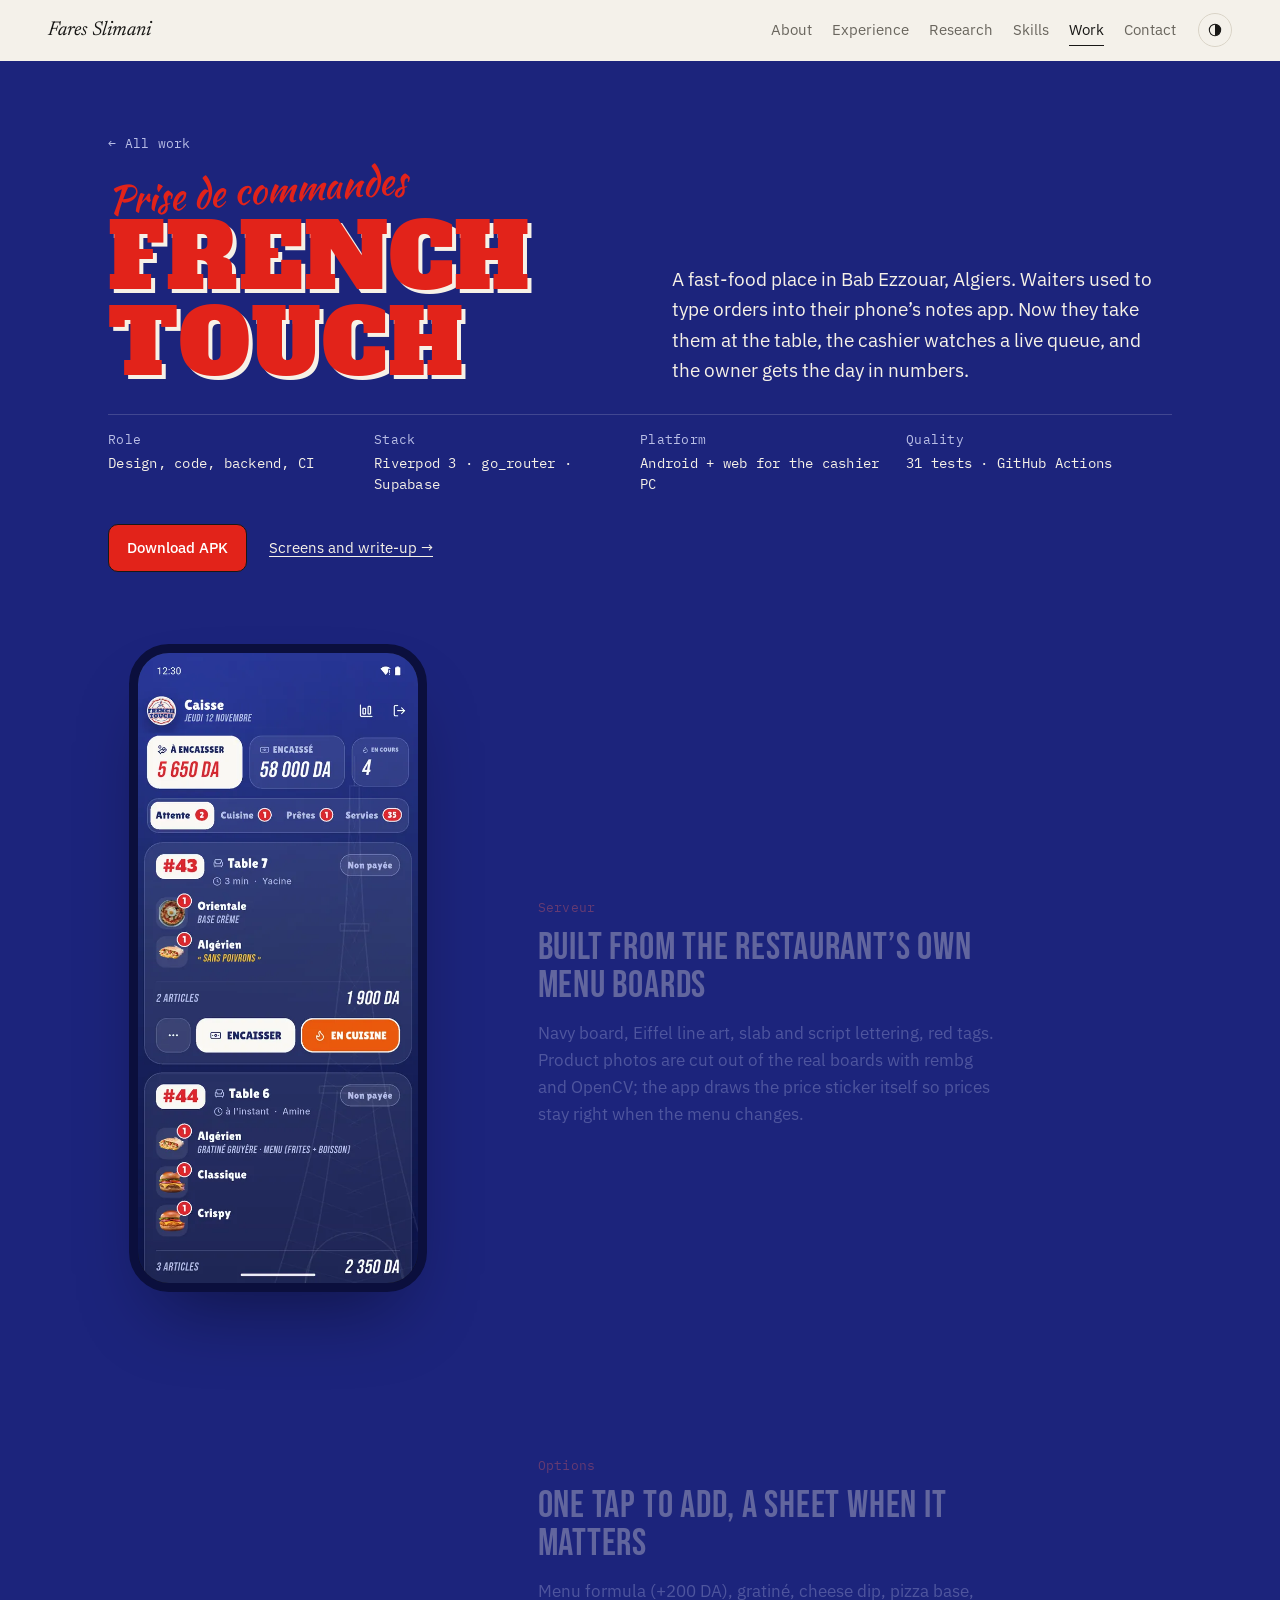
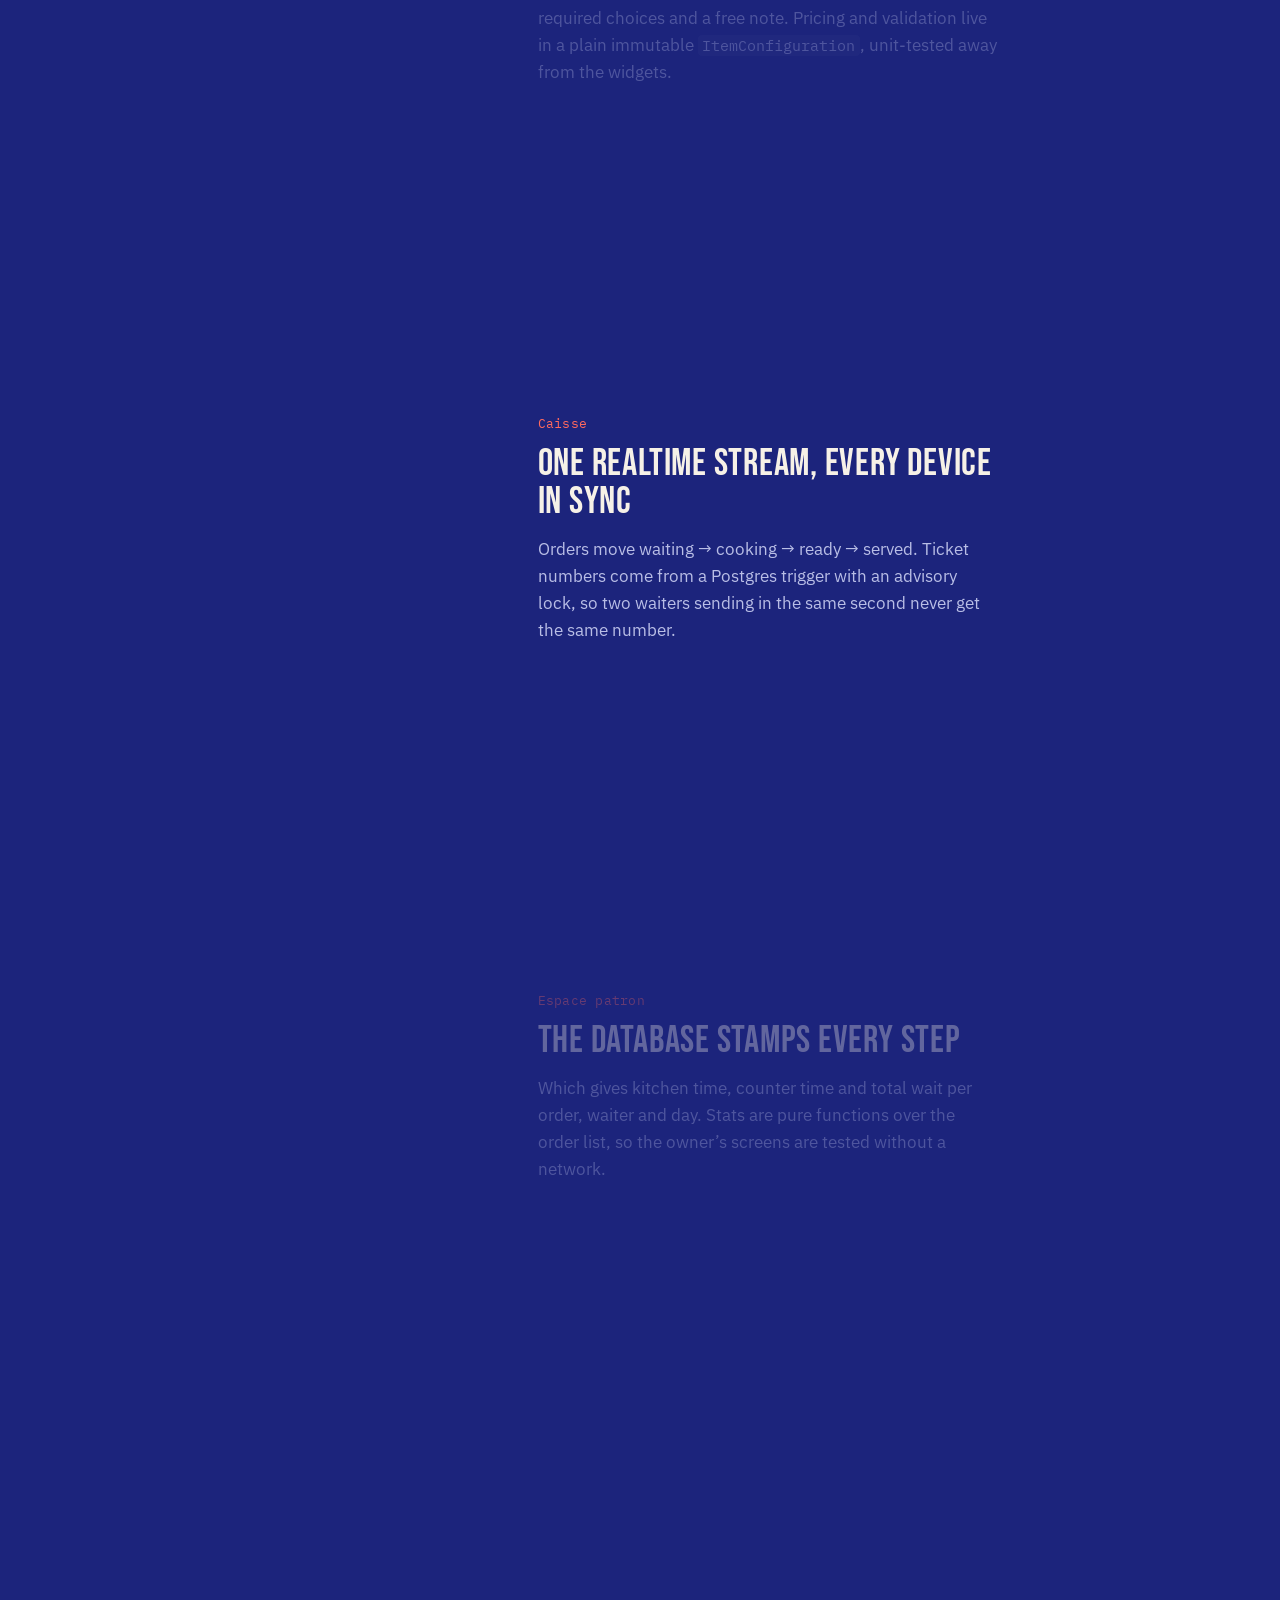
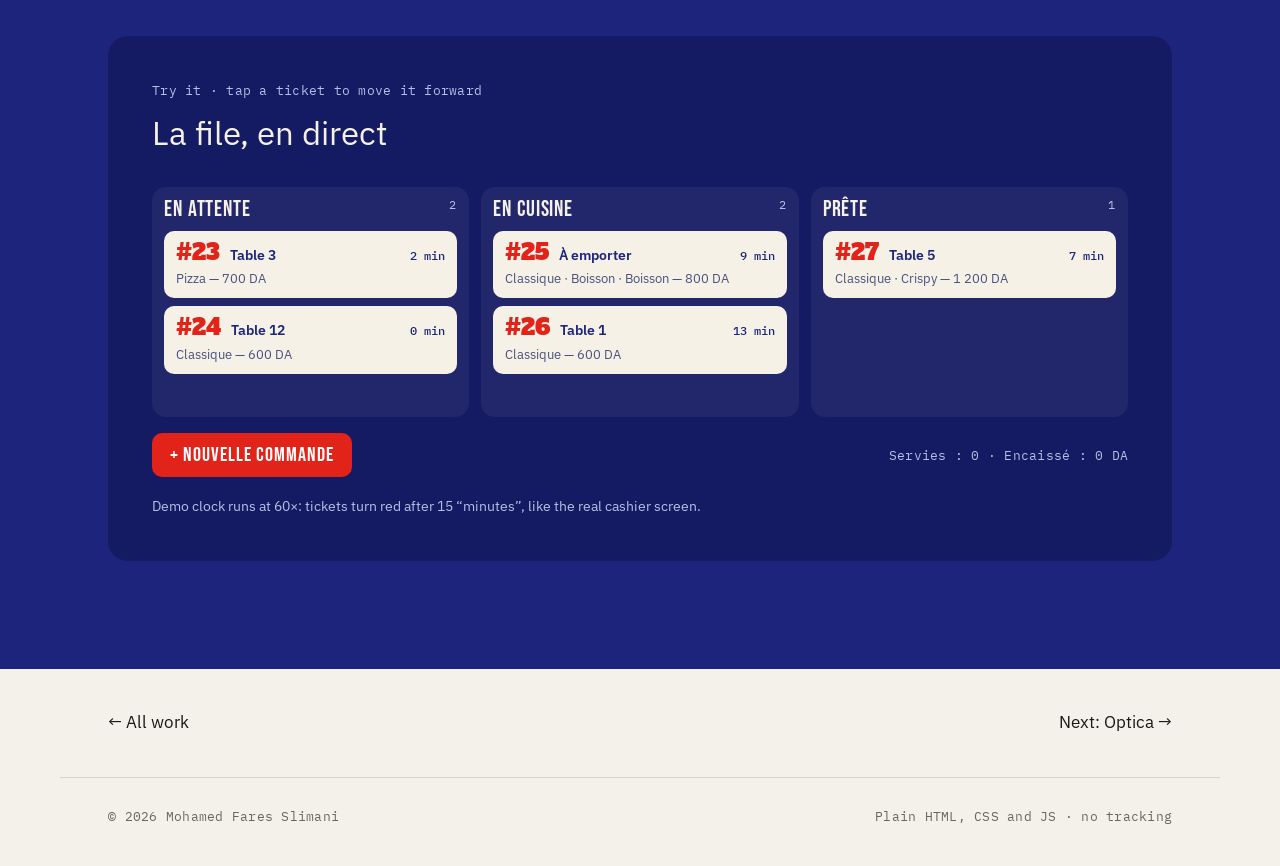
<file: work/french-touch.html>
<!doctype html>
<html lang="en">
<head>
  <meta charset="utf-8">
  <meta name="viewport" content="width=device-width, initial-scale=1">
  <title>French Touch · Fares Slimani</title>
  <meta name="description" content="Order-taking app for a fast-food restaurant in Algiers: waiters, live cashier queue, owner stats. Flutter, Riverpod, Supabase.">
  <meta property="og:title" content="French Touch · Fares Slimani">
  <meta property="og:description" content="Order-taking app for a fast-food restaurant in Algiers: waiters, live cashier queue, owner stats. Flutter, Riverpod, Supabase.">
  <meta name="theme-color" content="#F4F1EA">
  <link rel="icon" href="../favicon.svg">
  <link rel="preconnect" href="https://fonts.googleapis.com">
  <link rel="preconnect" href="https://fonts.gstatic.com" crossorigin>
  <link rel="stylesheet" href="https://fonts.googleapis.com/css2?family=Newsreader:ital,opsz,wght@0,6..72,400;0,6..72,500;1,6..72,400&family=IBM+Plex+Sans:wght@400;500;600&family=IBM+Plex+Mono:wght@400;500&family=IBM+Plex+Sans+Arabic:wght@400;600&family=Amiri:wght@400;700&family=Alfa+Slab+One&family=Bebas+Neue&family=Kaushan+Script&family=Manrope:wght@500;700;800&display=swap">
  <link rel="stylesheet" href="../styles.css?v=4">
  <script>try { var t = localStorage.getItem('theme'); if (t) document.documentElement.dataset.theme = t; } catch (e) {}</script>
</head>
<body class="page-case">

<header class="top">
  <a class="top__name" href=".././">Fares Slimani</a>
  <nav class="top__nav" id="nav" aria-label="Main">
    <a href="../#about">About</a>
    <a href="../#experience">Experience</a>
    <a href="../#research">Research</a>
    <a href="../#skills">Skills</a>
    <a href="../work/" aria-current="page" class="is-active">Work</a>
    <a href="../#contact">Contact</a>
  </nav>
  <button class="theme" type="button" aria-label="Toggle dark mode" title="Toggle dark mode">
    <svg viewBox="0 0 24 24" aria-hidden="true"><circle cx="12" cy="12" r="8.5" fill="none" stroke="currentColor" stroke-width="1.6"/><path d="M12 3.5a8.5 8.5 0 0 1 0 17z" fill="currentColor"/></svg>
  </button>
  <button class="menu-btn" type="button" aria-label="Menu" aria-expanded="false" aria-controls="nav"><span></span><span></span></button>
</header>

<main>
  <!-- ============ 02 FRENCH TOUCH ============ -->
  <section class="case case--ft" id="frenchtouch" aria-labelledby="ft-title">
    <div class="wrap">
      <header class="case__head">
        <p class="case__n mono"><a href="./">← All work</a></p>
        <h2 class="case__title" id="ft-title">
          <span class="ft-script">Prise de commandes</span>
          <span class="ft-slab">French Touch</span>
        </h2>
        <p class="case__lede">
          A fast-food place in Bab Ezzouar, Algiers. Waiters used to type orders into their phone’s notes app.
          Now they take them at the table, the cashier watches a live queue, and the owner gets the day in numbers.
        </p>
        <dl class="facts mono">
          <div><dt>Role</dt><dd>Design, code, backend, CI</dd></div>
          <div><dt>Stack</dt><dd>Riverpod 3 · go_router · Supabase</dd></div>
          <div><dt>Platform</dt><dd>Android + web for the cashier PC</dd></div>
          <div><dt>Quality</dt><dd>31 tests · GitHub Actions</dd></div>
        </dl>
        <p class="case__links">
          <a class="btn" href="https://github.com/MFaresSlimani/french-touch-orders-app/releases/latest">Download APK</a>
          <a class="link" href="https://github.com/MFaresSlimani/french-touch-orders-app">Screens and write-up →</a>
        </p>
      </header>

      <div class="scrolly">
        <div class="phone" aria-hidden="true"><div class="phone__screen"></div></div>
        <div class="steps">
          <article class="step">
            <img class="step__shot" src="../assets/shots/ft-menu.webp" alt="Menu board with burgers, price stickers and a live cart bar" loading="lazy" width="540" height="1200">
            <p class="step__n mono">Serveur</p>
            <h3>Built from the restaurant’s own menu boards</h3>
            <p>Navy board, Eiffel line art, slab and script lettering, red tags. Product photos are cut out of the real boards with rembg and OpenCV; the app draws the price sticker itself so prices stay right when the menu changes.</p>
          </article>
          <article class="step">
            <img class="step__shot" src="../assets/shots/ft-item-options.webp" alt="Item options sheet with choices, extras and a note" loading="lazy" width="540" height="1200">
            <p class="step__n mono">Options</p>
            <h3>One tap to add, a sheet when it matters</h3>
            <p>Menu formula (+200 DA), gratiné, cheese dip, pizza base, required choices and a free note. Pricing and validation live in a plain immutable <code>ItemConfiguration</code>, unit-tested away from the widgets.</p>
          </article>
          <article class="step">
            <img class="step__shot" src="../assets/shots/ft-cashier.webp" alt="Cashier's live queue grouped by status" loading="lazy" width="540" height="1200">
            <p class="step__n mono">Caisse</p>
            <h3>One realtime stream, every device in sync</h3>
            <p>Orders move waiting → cooking → ready → served. Ticket numbers come from a Postgres trigger with an advisory lock, so two waiters sending in the same second never get the same number.</p>
          </article>
          <article class="step">
            <img class="step__shot" src="../assets/shots/ft-owner-today.webp" alt="Owner's space showing today's sales and timings" loading="lazy" width="540" height="1200">
            <p class="step__n mono">Espace patron</p>
            <h3>The database stamps every step</h3>
            <p>Which gives kitchen time, counter time and total wait per order, waiter and day. Stats are pure functions over the order list, so the owner’s screens are tested without a network.</p>
          </article>
        </div>
      </div>

      <figure class="demo demo--ft">
        <figcaption>
          <p class="mono">Try it · tap a ticket to move it forward</p>
          <h3>La file, en direct</h3>
        </figcaption>
        <div class="queue" id="queue">
          <div class="queue__col" data-status="0"><h4>En attente</h4><ul></ul></div>
          <div class="queue__col" data-status="1"><h4>En cuisine</h4><ul></ul></div>
          <div class="queue__col" data-status="2"><h4>Prête</h4><ul></ul></div>
        </div>
        <div class="queue__bar">
          <button class="ft-btn" id="new-order" type="button">+ Nouvelle commande</button>
          <p class="mono" id="queue-stats"></p>
        </div>
        <p class="demo__fine">Demo clock runs at 60×: tickets turn red after 15 “minutes”, like the real cashier screen.</p>
      </figure>
    </div>
  </section>

  <nav class="next wrap" aria-label="More work">
    <a href="./">← All work</a>
    <a href="optica.html">Next: Optica →</a>
  </nav>
</main>

<footer class="foot wrap mono">
  <span>© 2026 Mohamed Fares Slimani</span>
  <span><a href="https://github.com/MFaresSlimani/MFaresSlimani.github.io">Plain HTML, CSS and JS</a> · no tracking</span>
</footer>

<script src="../script.js?v=4"></script>
<script src="../demos.js?v=4"></script>
</body>
</html>
</file>
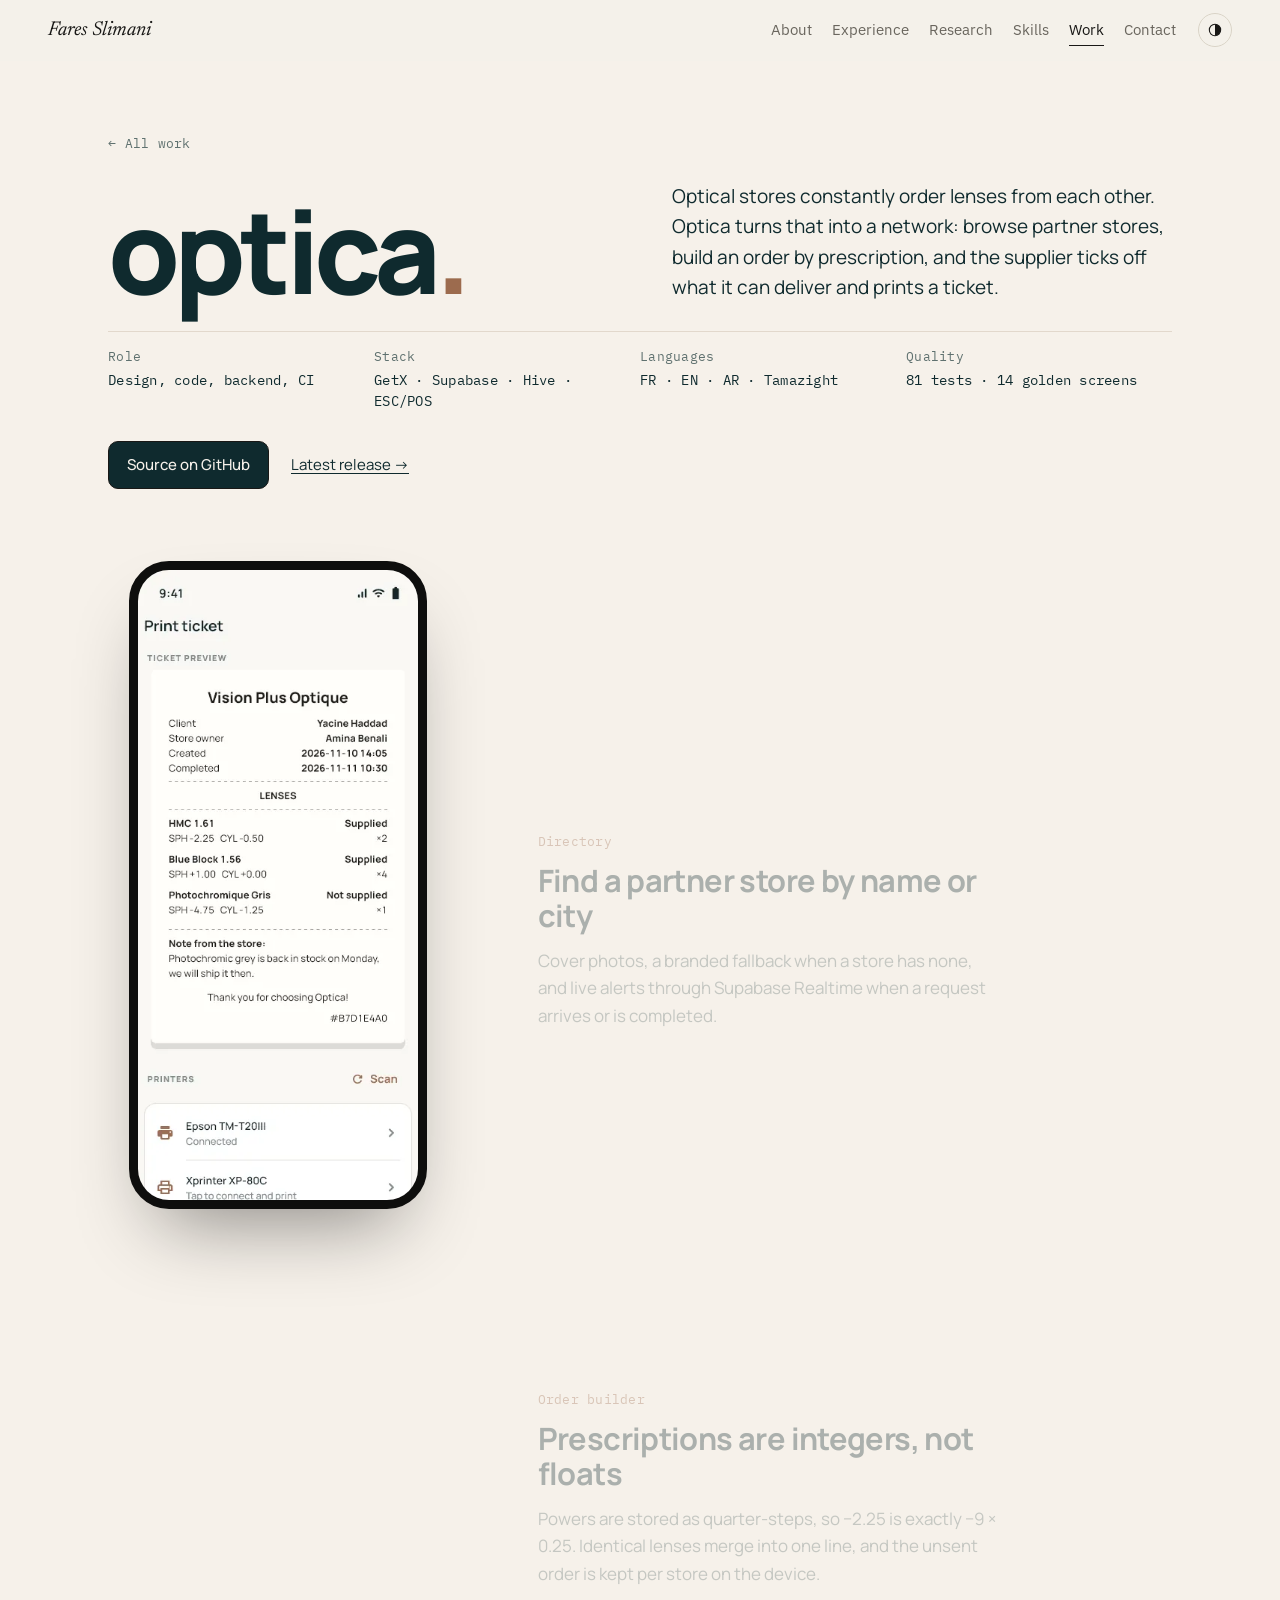
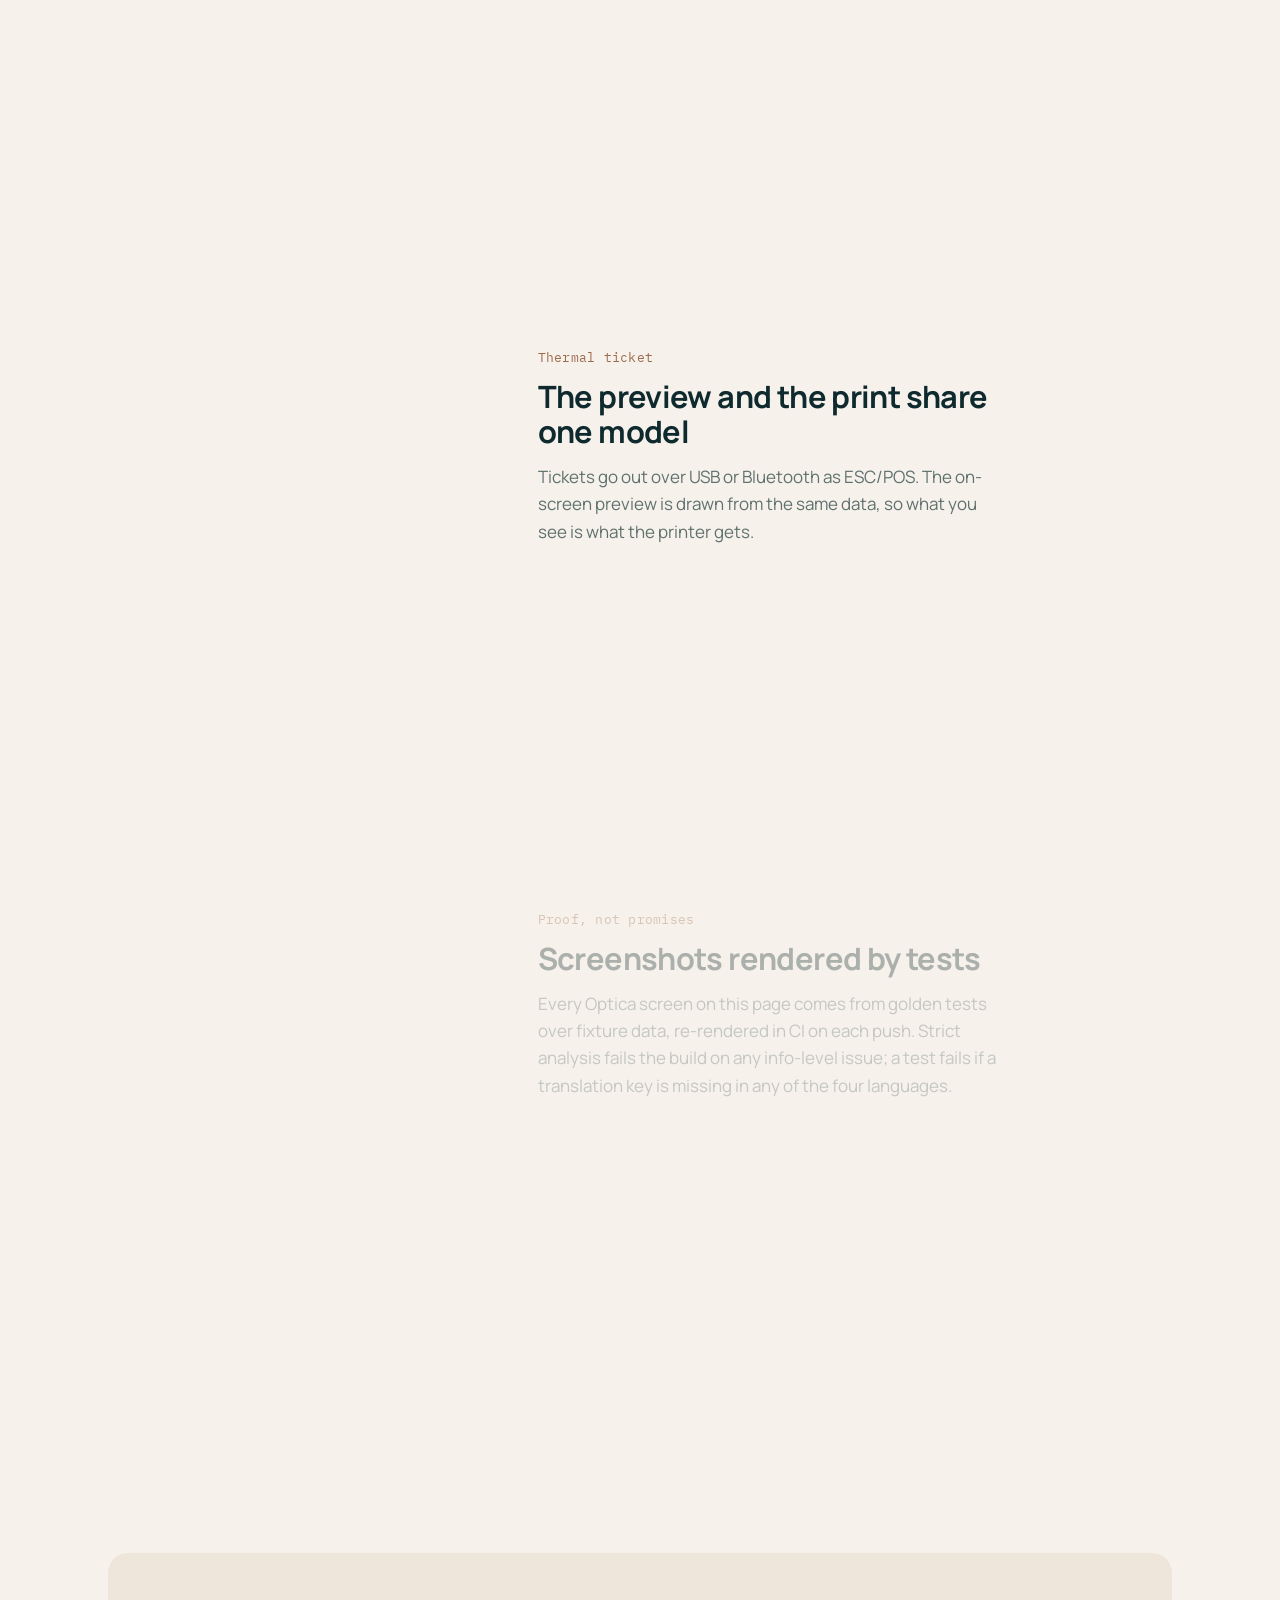
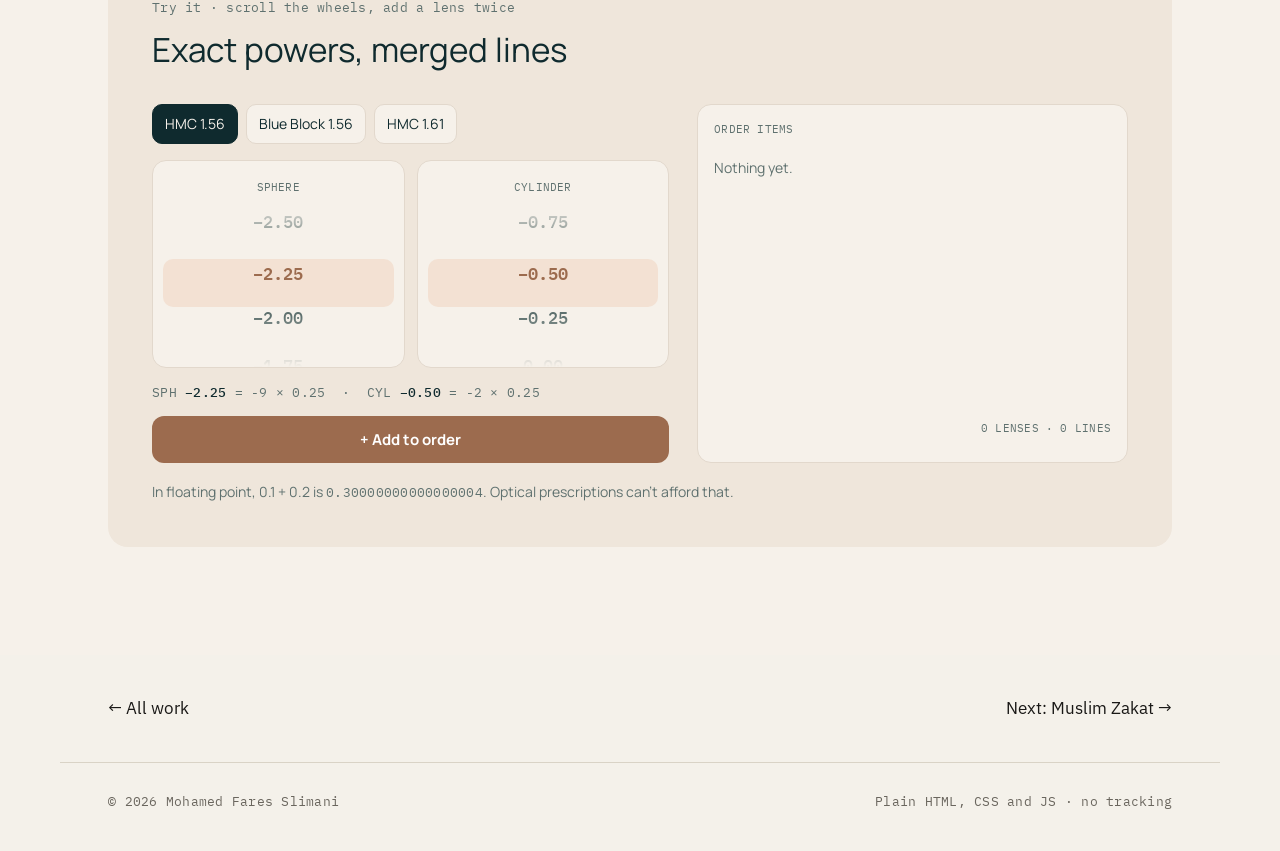
<file: work/optica.html>
<!doctype html>
<html lang="en">
<head>
  <meta charset="utf-8">
  <meta name="viewport" content="width=device-width, initial-scale=1">
  <title>Optica · Fares Slimani</title>
  <meta name="description" content="B2B network for optical stores: lens orders by prescription, live alerts, thermal tickets. Flutter, GetX, Supabase.">
  <meta property="og:title" content="Optica · Fares Slimani">
  <meta property="og:description" content="B2B network for optical stores: lens orders by prescription, live alerts, thermal tickets. Flutter, GetX, Supabase.">
  <meta name="theme-color" content="#F4F1EA">
  <link rel="icon" href="../favicon.svg">
  <link rel="preconnect" href="https://fonts.googleapis.com">
  <link rel="preconnect" href="https://fonts.gstatic.com" crossorigin>
  <link rel="stylesheet" href="https://fonts.googleapis.com/css2?family=Newsreader:ital,opsz,wght@0,6..72,400;0,6..72,500;1,6..72,400&family=IBM+Plex+Sans:wght@400;500;600&family=IBM+Plex+Mono:wght@400;500&family=IBM+Plex+Sans+Arabic:wght@400;600&family=Amiri:wght@400;700&family=Alfa+Slab+One&family=Bebas+Neue&family=Kaushan+Script&family=Manrope:wght@500;700;800&display=swap">
  <link rel="stylesheet" href="../styles.css?v=4">
  <script>try { var t = localStorage.getItem('theme'); if (t) document.documentElement.dataset.theme = t; } catch (e) {}</script>
</head>
<body class="page-case">

<header class="top">
  <a class="top__name" href=".././">Fares Slimani</a>
  <nav class="top__nav" id="nav" aria-label="Main">
    <a href="../#about">About</a>
    <a href="../#experience">Experience</a>
    <a href="../#research">Research</a>
    <a href="../#skills">Skills</a>
    <a href="../work/" aria-current="page" class="is-active">Work</a>
    <a href="../#contact">Contact</a>
  </nav>
  <button class="theme" type="button" aria-label="Toggle dark mode" title="Toggle dark mode">
    <svg viewBox="0 0 24 24" aria-hidden="true"><circle cx="12" cy="12" r="8.5" fill="none" stroke="currentColor" stroke-width="1.6"/><path d="M12 3.5a8.5 8.5 0 0 1 0 17z" fill="currentColor"/></svg>
  </button>
  <button class="menu-btn" type="button" aria-label="Menu" aria-expanded="false" aria-controls="nav"><span></span><span></span></button>
</header>

<main>
  <!-- ============ 03 OPTICA ============ -->
  <section class="case case--optica" id="optica" aria-labelledby="optica-title">
    <div class="wrap">
      <header class="case__head">
        <p class="case__n mono"><a href="./">← All work</a></p>
        <h2 class="case__title" id="optica-title">optica</h2>
        <p class="case__lede">
          Optical stores constantly order lenses from each other.
          Optica turns that into a network: browse partner stores, build an order by prescription,
          and the supplier ticks off what it can deliver and prints a ticket.
        </p>
        <dl class="facts mono">
          <div><dt>Role</dt><dd>Design, code, backend, CI</dd></div>
          <div><dt>Stack</dt><dd>GetX · Supabase · Hive · ESC/POS</dd></div>
          <div><dt>Languages</dt><dd>FR · EN · AR · Tamazight</dd></div>
          <div><dt>Quality</dt><dd>81 tests · 14 golden screens</dd></div>
        </dl>
        <p class="case__links">
          <a class="btn" href="https://github.com/MFaresSlimani/optica_beta">Source on GitHub</a>
          <a class="link" href="https://github.com/MFaresSlimani/optica_beta/releases/latest">Latest release →</a>
        </p>
      </header>

      <div class="scrolly">
        <div class="phone" aria-hidden="true"><div class="phone__screen"></div></div>
        <div class="steps">
          <article class="step">
            <img class="step__shot" src="../assets/shots/optica-stores.webp" alt="Directory of partner optical stores with search" loading="lazy" width="390" height="844">
            <p class="step__n mono">Directory</p>
            <h3>Find a partner store by name or city</h3>
            <p>Cover photos, a branded fallback when a store has none, and live alerts through Supabase Realtime when a request arrives or is completed.</p>
          </article>
          <article class="step">
            <img class="step__shot" src="../assets/shots/optica-order.webp" alt="Order builder with lens type chips and sphere and cylinder wheels" loading="lazy" width="390" height="844">
            <p class="step__n mono">Order builder</p>
            <h3>Prescriptions are integers, not floats</h3>
            <p>Powers are stored as quarter-steps, so −2.25 is exactly −9 × 0.25. Identical lenses merge into one line, and the unsent order is kept per store on the device.</p>
          </article>
          <article class="step">
            <img class="step__shot" src="../assets/shots/optica-print_ticket.webp" alt="Thermal ticket preview" loading="lazy" width="390" height="844">
            <p class="step__n mono">Thermal ticket</p>
            <h3>The preview and the print share one model</h3>
            <p>Tickets go out over USB or Bluetooth as ESC/POS. The on-screen preview is drawn from the same data, so what you see is what the printer gets.</p>
          </article>
          <article class="step">
            <img class="step__shot" src="../assets/shots/optica-requests_arabic.webp" alt="Requests inbox in Arabic, right to left" loading="lazy" width="390" height="844">
            <p class="step__n mono">Proof, not promises</p>
            <h3>Screenshots rendered by tests</h3>
            <p>Every Optica screen on this page comes from golden tests over fixture data, re-rendered in CI on each push. Strict analysis fails the build on any info-level issue; a test fails if a translation key is missing in any of the four languages.</p>
          </article>
        </div>
      </div>

      <figure class="demo demo--optica">
        <figcaption>
          <p class="mono">Try it · scroll the wheels, add a lens twice</p>
          <h3>Exact powers, merged lines</h3>
        </figcaption>
        <div class="odemo">
          <div class="odemo__build">
            <div class="chips" id="lens-types" role="radiogroup" aria-label="Lens type">
              <button role="radio" aria-checked="true">HMC 1.56</button>
              <button role="radio">Blue Block 1.56</button>
              <button role="radio">HMC 1.61</button>
            </div>
            <div class="wheels">
              <div class="wheel"><span class="mono">Sphere</span><ul id="w-sph" tabindex="0" aria-label="Sphere"></ul></div>
              <div class="wheel"><span class="mono">Cylinder</span><ul id="w-cyl" tabindex="0" aria-label="Cylinder"></ul></div>
            </div>
            <p class="odemo__enc mono" id="enc"></p>
            <button class="o-btn" id="add-lens" type="button">+ Add to order</button>
          </div>
          <div class="odemo__order">
            <p class="mono">Order items</p>
            <ul id="lines"><li class="empty">Nothing yet.</li></ul>
            <p class="odemo__sum mono" id="lines-sum">0 lenses · 0 lines</p>
          </div>
        </div>
        <p class="demo__fine">In floating point, 0.1 + 0.2 is <span class="mono" id="float-proof"></span>. Optical prescriptions can’t afford that.</p>
      </figure>
    </div>
  </section>

  <nav class="next wrap" aria-label="More work">
    <a href="./">← All work</a>
    <a href="zakat.html">Next: Muslim Zakat →</a>
  </nav>
</main>

<footer class="foot wrap mono">
  <span>© 2026 Mohamed Fares Slimani</span>
  <span><a href="https://github.com/MFaresSlimani/MFaresSlimani.github.io">Plain HTML, CSS and JS</a> · no tracking</span>
</footer>

<script src="../script.js?v=4"></script>
<script src="../demos.js?v=4"></script>
</body>
</html>
</file>
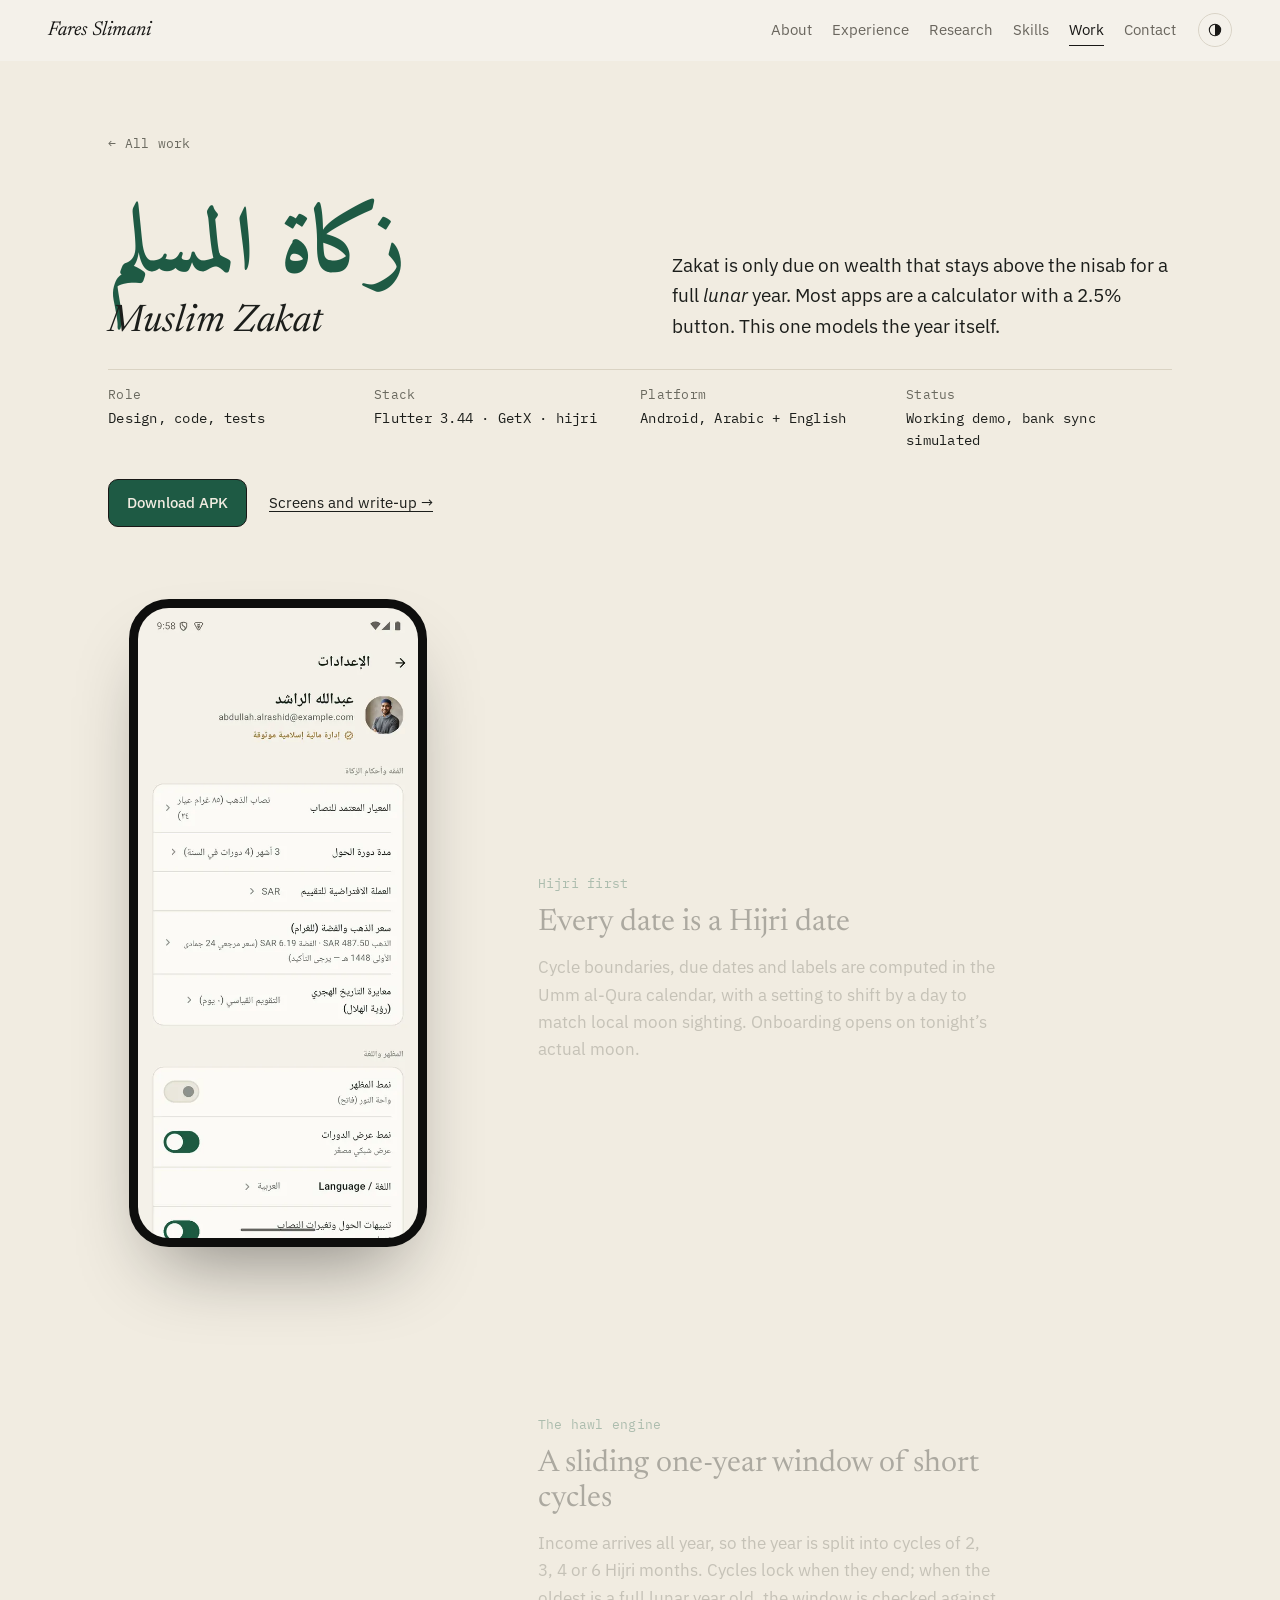
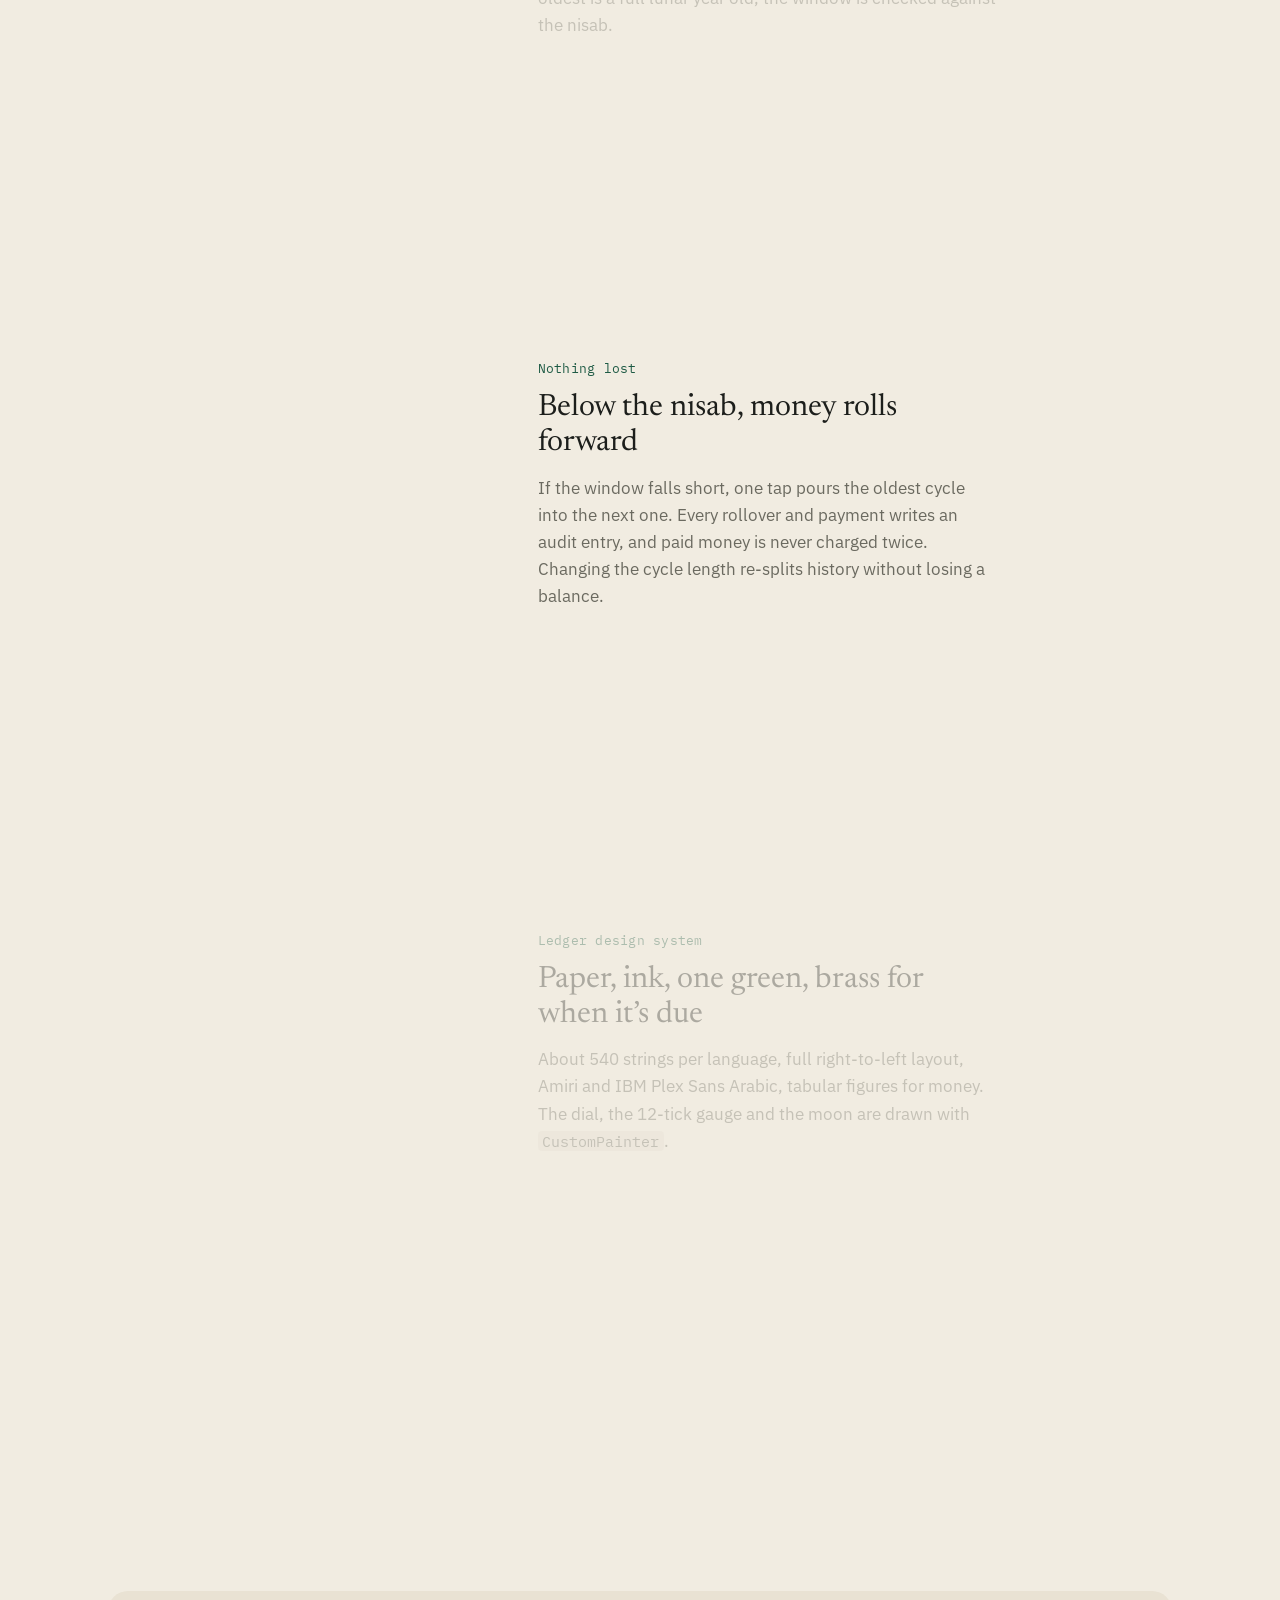
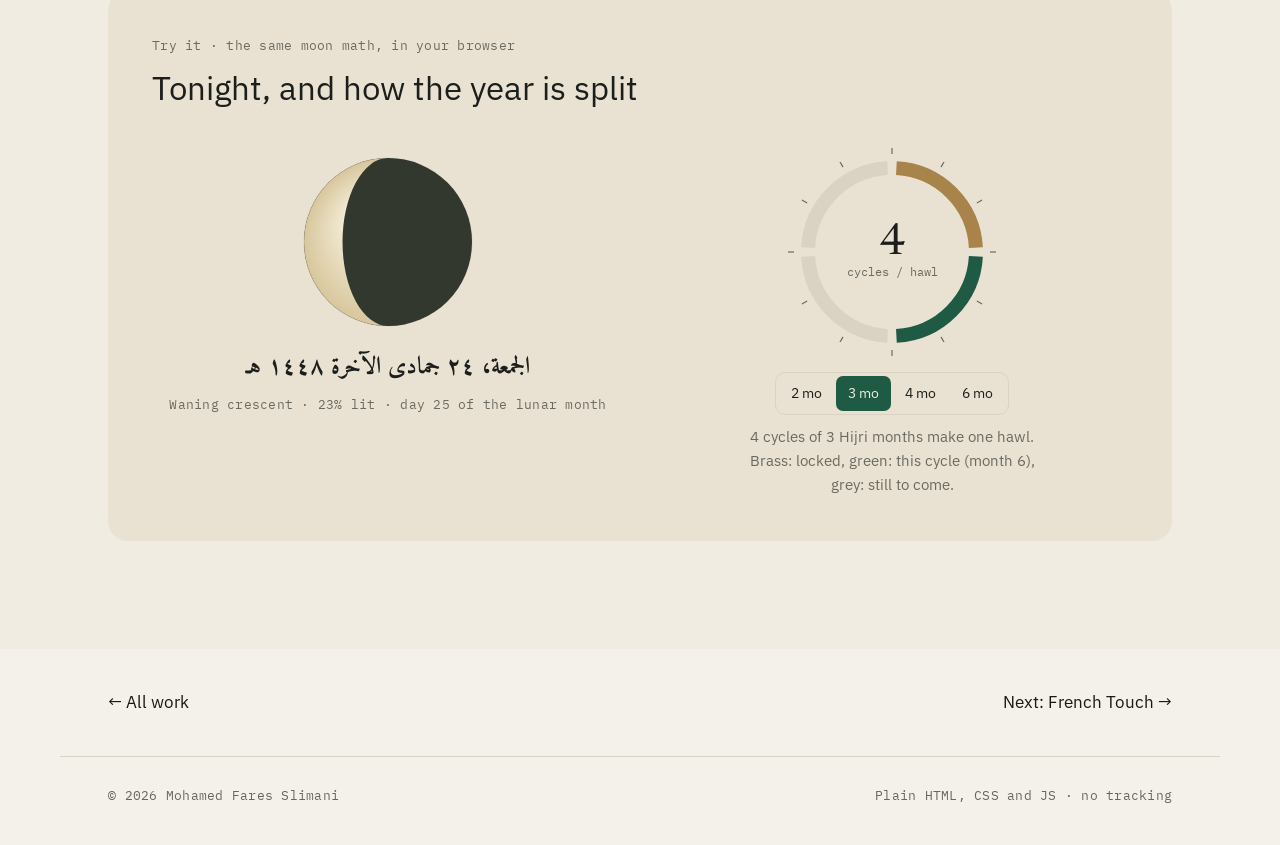
<file: work/zakat.html>
<!doctype html>
<html lang="en">
<head>
  <meta charset="utf-8">
  <meta name="viewport" content="width=device-width, initial-scale=1">
  <title>Muslim Zakat · Fares Slimani</title>
  <meta name="description" content="Arabic-first zakat and hawl tracker in Flutter: Hijri cycles, a rolling nisab window, custom-painted moon.">
  <meta property="og:title" content="Muslim Zakat · Fares Slimani">
  <meta property="og:description" content="Arabic-first zakat and hawl tracker in Flutter: Hijri cycles, a rolling nisab window, custom-painted moon.">
  <meta name="theme-color" content="#F4F1EA">
  <link rel="icon" href="../favicon.svg">
  <link rel="preconnect" href="https://fonts.googleapis.com">
  <link rel="preconnect" href="https://fonts.gstatic.com" crossorigin>
  <link rel="stylesheet" href="https://fonts.googleapis.com/css2?family=Newsreader:ital,opsz,wght@0,6..72,400;0,6..72,500;1,6..72,400&family=IBM+Plex+Sans:wght@400;500;600&family=IBM+Plex+Mono:wght@400;500&family=IBM+Plex+Sans+Arabic:wght@400;600&family=Amiri:wght@400;700&family=Alfa+Slab+One&family=Bebas+Neue&family=Kaushan+Script&family=Manrope:wght@500;700;800&display=swap">
  <link rel="stylesheet" href="../styles.css?v=4">
  <script>try { var t = localStorage.getItem('theme'); if (t) document.documentElement.dataset.theme = t; } catch (e) {}</script>
</head>
<body class="page-case">

<header class="top">
  <a class="top__name" href=".././">Fares Slimani</a>
  <nav class="top__nav" id="nav" aria-label="Main">
    <a href="../#about">About</a>
    <a href="../#experience">Experience</a>
    <a href="../#research">Research</a>
    <a href="../#skills">Skills</a>
    <a href="../work/" aria-current="page" class="is-active">Work</a>
    <a href="../#contact">Contact</a>
  </nav>
  <button class="theme" type="button" aria-label="Toggle dark mode" title="Toggle dark mode">
    <svg viewBox="0 0 24 24" aria-hidden="true"><circle cx="12" cy="12" r="8.5" fill="none" stroke="currentColor" stroke-width="1.6"/><path d="M12 3.5a8.5 8.5 0 0 1 0 17z" fill="currentColor"/></svg>
  </button>
  <button class="menu-btn" type="button" aria-label="Menu" aria-expanded="false" aria-controls="nav"><span></span><span></span></button>
</header>

<main>
  <!-- ============ 01 ZAKAT ============ -->
  <section class="case case--zakat" id="zakat" aria-labelledby="zakat-title">
    <div class="wrap">
      <header class="case__head">
        <p class="case__n mono"><a href="./">← All work</a></p>
        <h2 class="case__title" id="zakat-title">
          <span class="z-ar" lang="ar" dir="rtl">زكاة المسلم</span>
          <span class="z-en">Muslim Zakat</span>
        </h2>
        <p class="case__lede">
          Zakat is only due on wealth that stays above the nisab for a full <em>lunar</em> year.
          Most apps are a calculator with a 2.5% button. This one models the year itself.
        </p>
        <dl class="facts mono">
          <div><dt>Role</dt><dd>Design, code, tests</dd></div>
          <div><dt>Stack</dt><dd>Flutter 3.44 · GetX · hijri</dd></div>
          <div><dt>Platform</dt><dd>Android, Arabic + English</dd></div>
          <div><dt>Status</dt><dd>Working demo, bank sync simulated</dd></div>
        </dl>
        <p class="case__links">
          <a class="btn" href="https://github.com/MFaresSlimani/muslim_zakat-app/releases/latest">Download APK</a>
          <a class="link" href="https://github.com/MFaresSlimani/muslim_zakat-app">Screens and write-up →</a>
        </p>
      </header>

      <div class="scrolly">
        <div class="phone" aria-hidden="true"><div class="phone__screen"></div></div>
        <div class="steps">
          <article class="step">
            <img class="step__shot" src="../assets/shots/zakat-onboarding-moon.webp" alt="Onboarding screen showing tonight's moon phase and the Hijri month" loading="lazy" width="540" height="1200">
            <p class="step__n mono">Hijri first</p>
            <h3>Every date is a Hijri date</h3>
            <p>Cycle boundaries, due dates and labels are computed in the Umm al-Qura calendar, with a setting to shift by a day to match local moon sighting. Onboarding opens on tonight’s actual moon.</p>
          </article>
          <article class="step">
            <img class="step__shot" src="../assets/shots/zakat-dashboard.webp" alt="Dashboard with the hawl dial and days left until the hawl completes" loading="lazy" width="540" height="1200">
            <p class="step__n mono">The hawl engine</p>
            <h3>A sliding one-year window of short cycles</h3>
            <p>Income arrives all year, so the year is split into cycles of 2, 3, 4 or 6 Hijri months. Cycles lock when they end; when the oldest is a full lunar year old, the window is checked against the nisab.</p>
          </article>
          <article class="step">
            <img class="step__shot" src="../assets/shots/zakat-settings.webp" alt="Settings: nisab standard, cycle length, metal prices and Hijri adjustment" loading="lazy" width="540" height="1200">
            <p class="step__n mono">Nothing lost</p>
            <h3>Below the nisab, money rolls forward</h3>
            <p>If the window falls short, one tap pours the oldest cycle into the next one. Every rollover and payment writes an audit entry, and paid money is never charged twice. Changing the cycle length re-splits history without losing a balance.</p>
          </article>
          <article class="step">
            <img class="step__shot" src="../assets/shots/zakat-dashboard-english.webp" alt="Dashboard in English, left to right" loading="lazy" width="540" height="1200">
            <p class="step__n mono">Ledger design system</p>
            <h3>Paper, ink, one green, brass for when it’s due</h3>
            <p>About 540 strings per language, full right-to-left layout, Amiri and IBM Plex Sans Arabic, tabular figures for money. The dial, the 12-tick gauge and the moon are drawn with <code>CustomPainter</code>.</p>
          </article>
        </div>
      </div>

      <figure class="demo demo--zakat">
        <figcaption>
          <p class="mono">Try it · the same moon math, in your browser</p>
          <h3>Tonight, and how the year is split</h3>
        </figcaption>
        <div class="zdemo">
          <div class="zdemo__moon">
            <canvas id="moon" width="220" height="220" aria-label="Current moon phase"></canvas>
            <p class="zdemo__date" id="moon-hijri" lang="ar" dir="rtl"></p>
            <p class="mono zdemo__phase" id="moon-phase"></p>
          </div>
          <div class="zdemo__ring">
            <svg id="ring" viewBox="0 0 220 220" aria-label="One lunar year split into cycles"></svg>
            <div class="seg" role="radiogroup" aria-label="Cycle length in Hijri months">
              <button role="radio" data-len="2">2 mo</button>
              <button role="radio" data-len="3" aria-checked="true">3 mo</button>
              <button role="radio" data-len="4">4 mo</button>
              <button role="radio" data-len="6">6 mo</button>
            </div>
            <p class="zdemo__note" id="ring-note"></p>
          </div>
        </div>
      </figure>
    </div>
  </section>

  <nav class="next wrap" aria-label="More work">
    <a href="./">← All work</a>
    <a href="french-touch.html">Next: French Touch →</a>
  </nav>
</main>

<footer class="foot wrap mono">
  <span>© 2026 Mohamed Fares Slimani</span>
  <span><a href="https://github.com/MFaresSlimani/MFaresSlimani.github.io">Plain HTML, CSS and JS</a> · no tracking</span>
</footer>

<script src="../script.js?v=4"></script>
<script src="../demos.js?v=4"></script>
</body>
</html>
</file>
<file: styles.css>
/* ============ tokens ============ */
:root {
  --paper: #F4F1EA;
  --paper-2: #ECE7DC;
  --card: #FBF9F4;
  --ink: #191816;
  --muted: #6A665E;
  --line: #D9D3C6;
  --accent: #1F5C8C;
  --ok: #2E7D4F;
  --serif: "Newsreader", Georgia, serif;
  --sans: "IBM Plex Sans", system-ui, sans-serif;
  --mono: "IBM Plex Mono", ui-monospace, monospace;
  --gutter: clamp(16px, 4vw, 48px);
  --max: 1160px;
  color-scheme: light;
}
@media (prefers-color-scheme: dark) {
  :root:not([data-theme="light"]) {
    --paper: #121314; --paper-2: #1A1B1D; --card: #1D1F21; --ink: #E9E6DF; --muted: #9A978F; --line: #2C2E30; --accent: #7DB3E0; --ok: #6CC291;
    color-scheme: dark;
  }
}
:root[data-theme="dark"] {
  --paper: #121314; --paper-2: #1A1B1D; --card: #1D1F21; --ink: #E9E6DF; --muted: #9A978F; --line: #2C2E30; --accent: #7DB3E0; --ok: #6CC291;
  color-scheme: dark;
}

/* ============ base ============ */
*, *::before, *::after { box-sizing: border-box; }
html { scroll-behavior: smooth; scroll-padding-top: 72px; -webkit-text-size-adjust: 100%; }
body { margin: 0; background: var(--paper); color: var(--ink); font: 400 17px/1.6 var(--sans); -webkit-font-smoothing: antialiased; overflow-x: hidden; }
img { max-width: 100%; display: block; }
a { color: inherit; text-decoration-thickness: 1px; text-underline-offset: 3px; }
a:hover { color: var(--accent); }
button { font: inherit; color: inherit; cursor: pointer; }
code { font: 0.88em var(--mono); padding: 0.05em 0.3em; border-radius: 4px; background: color-mix(in srgb, currentColor 9%, transparent); }
h1, h2, h3, h4 { margin: 0; font-weight: 400; }
p { margin: 0; }
b { font-weight: 600; }
.mono { font-family: var(--mono); font-size: 12.5px; letter-spacing: 0.02em; }
.muted { color: var(--muted); }
.wrap { max-width: var(--max); margin-inline: auto; padding-inline: var(--gutter); }
:focus-visible { outline: 2px solid var(--accent); outline-offset: 3px; border-radius: 4px; }
.skip { position: absolute; left: -999px; top: 8px; z-index: 99; background: var(--ink); color: var(--paper); padding: 8px 12px; }
.skip:focus { left: 8px; }
.btn { display: inline-block; padding: 11px 18px; border-radius: 10px; background: var(--ink); color: var(--paper); text-decoration: none; font-weight: 500; font-size: 15px; border: 1px solid var(--ink); }
.btn:hover { color: var(--paper); background: var(--accent); border-color: var(--accent); }
.btn--ghost { background: none; color: var(--ink); }
.btn--ghost:hover { background: none; color: var(--accent); }
.tags { color: var(--muted); margin-top: 10px; }

/* ============ header ============ */
.top {
  position: sticky; top: 0; z-index: 50; display: flex; align-items: center; gap: 22px;
  padding: 13px var(--gutter);
  background: color-mix(in srgb, var(--paper) 86%, transparent);
  backdrop-filter: blur(10px); -webkit-backdrop-filter: blur(10px);
  border-bottom: 1px solid transparent; transition: border-color .3s;
}
.top.is-scrolled { border-color: var(--line); }
.top__name { font: italic 400 20px/1 var(--serif); text-decoration: none; margin-right: auto; }
.top__nav { display: flex; gap: 20px; font-size: 14.5px; }
.top__nav a { text-decoration: none; color: var(--muted); position: relative; }
.top__nav a:hover, .top__nav a.is-active { color: var(--ink); }
.top__nav a.is-active::after { content: ""; position: absolute; left: 0; right: 0; bottom: -4px; height: 1px; background: currentColor; }
.theme, .menu-btn { background: none; border: 1px solid var(--line); border-radius: 99px; width: 34px; height: 34px; display: grid; place-items: center; flex: none; }
.theme svg { width: 16px; height: 16px; }
.menu-btn { display: none; gap: 4px; align-content: center; }
.menu-btn span { display: block; width: 14px; height: 1.5px; background: currentColor; transition: transform .25s; }
.top.is-open .menu-btn span:first-child { transform: translateY(2.75px) rotate(45deg); }
.top.is-open .menu-btn span:last-child { transform: translateY(-2.75px) rotate(-45deg); }
@media (max-width: 900px) {
  .menu-btn { display: grid; }
  .top__nav {
    position: absolute; top: 100%; left: 0; right: 0; flex-direction: column; gap: 0;
    background: var(--paper); border-bottom: 1px solid var(--line); padding: 6px var(--gutter) 14px;
    display: none;
  }
  .top.is-open .top__nav { display: flex; }
  .top__nav a { padding: 10px 0; font-size: 17px; border-bottom: 1px solid var(--line); }
  .top__nav a:last-child { border: 0; }
  .top__nav a.is-active::after { display: none; }
}

/* ============ hero ============ */
.hero { position: relative; display: grid; grid-template-columns: 1.1fr 1fr; gap: 48px 64px; align-items: center; padding-top: clamp(48px, 9vh, 110px); padding-bottom: clamp(56px, 9vh, 110px); }
.hero__hi { color: var(--muted); margin-bottom: 14px; }
.hero__name { font: 400 clamp(42px, 5.6vw, 76px)/1 var(--serif); letter-spacing: -0.025em; text-wrap: balance; }
.hero__roles { display: flex; flex-wrap: wrap; gap: 6px 10px; margin-top: 22px; }
.hero__roles span { font-size: 14px; padding: 5px 12px; border: 1px solid var(--line); border-radius: 99px; }
.hero__lede { margin-top: 24px; max-width: 54ch; color: var(--muted); }
.hero__cta { display: flex; flex-wrap: wrap; align-items: center; gap: 12px 18px; margin-top: 30px; }
.hero__cta .link { font-size: 15px; }
@media (max-width: 900px) { .hero { grid-template-columns: 1fr; } }

/* id card */
.hero__card { position: relative; z-index: 2; justify-self: center; width: min(100%, 440px); }
.idcard { margin: 0; }
.idcard > :not(.mrz-out):not(figcaption) { position: relative; }
.idcard__top, .idcard__body, .mrz { background: var(--card); }
.idcard__top {
  display: flex; justify-content: space-between; align-items: center; padding: 16px 20px 10px; border-radius: 18px 18px 0 0;
  border: 1px solid var(--line); border-bottom: 0; color: var(--muted);
}
.idcard__chip { width: 34px; color: #B39A5E; }
.idcard__body { display: grid; grid-template-columns: 104px 1fr; gap: 18px; padding: 8px 20px 18px; border-inline: 1px solid var(--line);
  background-image: repeating-radial-gradient(circle at 110% 120%, transparent 0 9px, color-mix(in srgb, var(--accent) 7%, transparent) 9px 10px); }
.idcard__body img { width: 104px; height: 128px; object-fit: cover; border-radius: 8px; filter: grayscale(1) contrast(1.05); }
.idcard__body dl { margin: 0; display: grid; gap: 7px; align-content: center; }
.idcard__body dt { font: 10.5px var(--mono); color: var(--muted); text-transform: uppercase; letter-spacing: .08em; }
.idcard__body dd { margin: 0; font-size: 14.5px; line-height: 1.3; }
.mrz { container-type: inline-size; padding: 12px 20px 16px; border: 1px solid var(--line); border-top: 1px dashed var(--line); border-radius: 0 0 18px 18px; overflow: hidden; }
.mrz__line { display: block; font: 500 calc(100cqw / 26.8) / 1.5 var(--mono); letter-spacing: 0; white-space: pre; color: var(--ink); }
.mrz__beam { position: absolute; left: 0; right: 0; top: 0; height: 2px; background: var(--ok); box-shadow: 0 0 12px var(--ok); opacity: 0; }
.idcard.is-scanning .mrz__beam { animation: beam .9s ease-in-out; }
.idcard.is-scanned .mrz { box-shadow: inset 0 0 0 1.5px var(--ok); }
@keyframes beam { 0% { opacity: 1; top: 0; } 50% { top: calc(100% - 2px); } 100% { opacity: 1; top: 0; } }
.idcard figcaption { display: flex; flex-wrap: wrap; align-items: center; gap: 8px 14px; margin-top: 14px; font-size: 13.5px; }
.scan { border: 1px solid var(--ink); background: var(--ink); color: var(--paper); border-radius: 99px; padding: 7px 14px; }
.scan:hover { background: var(--accent); border-color: var(--accent); }
.mrz-out { display: grid; grid-template-columns: auto 1fr; gap: 4px 16px; margin: 14px 0 0; font-size: 12.5px; }
.mrz-out:empty { display: none; }
.mrz-out dt { color: var(--muted); }
.mrz-out dd { margin: 0; }
.mrz-out dt, .mrz-out dd { animation: rise .3s both; }
.mrz-out .ok { color: var(--ok); font-weight: 600; }
.mrz-out .bad { color: #C0392B; font-weight: 600; }
@keyframes rise { from { opacity: 0; transform: translateY(4px); } }

/* stickers */
.stickers { position: absolute; inset: 0; pointer-events: none; z-index: 3; }
.sticker {
  position: absolute; pointer-events: auto; border: 0; padding: 0; background: none; cursor: grab; touch-action: none;
  rotate: var(--r, 0deg); transition: rotate .2s, scale .2s; user-select: none; -webkit-user-select: none;
}
.sticker.is-drag { cursor: grabbing; scale: 1.08; transition: scale .2s; }
.sticker svg { display: block; filter: drop-shadow(0 0 0 #fff) drop-shadow(0 1px 0 #fff) drop-shadow(0 -1px 0 #fff) drop-shadow(1px 0 0 #fff) drop-shadow(-1px 0 0 #fff) drop-shadow(0 6px 8px rgb(0 0 0 / .18)); }

.sticker--logo { background: #FFF; border-radius: 14px; padding: 9px; box-shadow: 0 0 0 3px #fff, 0 6px 14px rgb(0 0 0 / .16); }
.sticker--logo svg { width: 30px; height: 30px; filter: none; }
.has-tsuki { position: relative; }
.tsuki { z-index: 4; width: 92px; }
.tsuki svg { width: 92px; height: auto; filter: drop-shadow(0 6px 10px rgb(0 0 0 / .2)); }
.tsuki__eyes { transform-origin: 60px 56px; animation: blink 5s infinite; }
@keyframes blink { 0%, 94%, 100% { transform: scaleY(1); } 96% { transform: scaleY(.1); } }
.tsuki__bubble {
  position: absolute; bottom: 92%; right: 30%; white-space: nowrap; background: var(--ink); color: var(--paper);
  font: 13px var(--sans); padding: 6px 11px; border-radius: 12px 12px 2px 12px; opacity: 0; translate: 0 6px; transition: opacity .2s, translate .2s; pointer-events: none;
}
.tsuki.is-talking .tsuki__bubble { opacity: 1; translate: 0 0; }
@media (max-width: 1100px) { .stickers { display: none; } }
@media (max-width: 900px) { .tsuki { position: absolute; right: var(--gutter) !important; bottom: auto !important; top: 64px !important; width: 64px; } .tsuki svg { width: 64px; } }

/* sections */
.sec { padding-top: clamp(80px, 11vh, 130px); }
.sec__head { display: flex; align-items: baseline; gap: 18px; margin-bottom: 36px; }
.sec__n { color: var(--muted); }
.sec__head h2 { font: italic 400 clamp(34px, 4vw, 52px)/1 var(--serif); letter-spacing: -0.01em; }
.sec__more { margin-left: auto; font-size: 15px; white-space: nowrap; }

.hats { display: grid; grid-template-columns: repeat(3, 1fr); gap: 32px; }
.hat { border-top: 1px solid var(--ink); padding-top: 16px; }
.hat__k { color: var(--accent); margin-bottom: 6px; }
.hat h3 { font: 400 24px/1.2 var(--serif); margin-bottom: 10px; }
.hat p:last-child { color: var(--muted); font-size: 16px; }
@media (max-width: 860px) { .hats { grid-template-columns: 1fr; } }

.timeline { list-style: none; margin: 0; padding: 0; }
.job { display: grid; grid-template-columns: 170px 1fr; gap: 12px 32px; padding: 26px 0; border-top: 1px solid var(--line); }
.job__when { color: var(--ink); line-height: 1.7; }
.job h3 { font: 400 25px/1.25 var(--serif); margin-bottom: 10px; }
.job .at { color: var(--muted); }
.job ul { margin: 0; padding-left: 1.1em; display: grid; gap: 6px; color: var(--muted); font-size: 16px; max-width: 72ch; }
.job li::marker { color: var(--line); }
@media (max-width: 700px) { .job { grid-template-columns: 1fr; } }

.teasers { display: grid; grid-template-columns: repeat(3, 1fr); gap: 18px; }
.teaser { --t-bg: #E9E2D3; --t-ink: #1C1E1B; position: relative; display: flex; flex-direction: column; gap: 4px; padding: 22px 22px 0; border-radius: 18px; background: var(--t-bg); color: var(--t-ink); text-decoration: none; overflow: hidden; min-height: 420px; }
.teaser:hover { color: var(--t-ink); }
.teaser__k { opacity: .7; }
.teaser__name { font: 400 30px/1.1 var(--serif); }
.teaser__what { font-size: 15px; opacity: .8; max-width: 30ch; }
.teaser img { order: 2; height: auto; margin: 22px auto 0; width: 62%; border-radius: 22px 22px 0 0; border: 6px solid #0E0E0D; border-bottom: 0; aspect-ratio: 9 / 11; object-fit: cover; object-position: top; transition: transform .45s cubic-bezier(.2,.8,.2,1); transform: translateY(14px); }
.teaser:hover img { transform: translateY(0); }
.teaser--ft { --t-bg: #1C247C; --t-ink: #F6F1E7; }
.teaser--ft .teaser__name { font: 400 32px/1 "Alfa Slab One", var(--serif); text-transform: uppercase; color: #E2231A; text-shadow: 2px 2px 0 #F6F1E7; }
.teaser--optica { --t-bg: #EFE6DB; --t-ink: #0F2A2E; }
.teaser--optica .teaser__name { font: 800 32px/1 "Manrope", var(--sans); letter-spacing: -0.04em; }
:root[data-theme="dark"] .teaser--zakat { --t-bg: #18201C; --t-ink: #E7E2D6; }
:root[data-theme="dark"] .teaser--optica { --t-bg: #132224; --t-ink: #E6EDEB; }
@media (prefers-color-scheme: dark) {
  :root:not([data-theme="light"]) .teaser--zakat { --t-bg: #18201C; --t-ink: #E7E2D6; }
  :root:not([data-theme="light"]) .teaser--optica { --t-bg: #132224; --t-ink: #E6EDEB; }
}
@media (max-width: 860px) {
  .teasers { grid-template-columns: none; grid-auto-flow: column; grid-auto-columns: min(78vw, 300px); overflow-x: auto; scroll-snap-type: x mandatory; margin-inline: calc(-1 * var(--gutter)); padding: 0 var(--gutter) 8px; }
  .teaser { scroll-snap-align: start; min-height: 400px; }
}

.pubs { list-style: none; margin: 0; padding: 0; }
.pub { padding: 22px 0; border-top: 1px solid var(--line); display: grid; gap: 6px; }
.pub__meta { color: var(--muted); }
.pub h3 { font: 400 23px/1.25 var(--serif); }
.pub p:not(.pub__meta):not(.tags) { color: var(--muted); font-size: 16px; max-width: 72ch; }
.pub b { color: var(--ink); }
.pub__links { display: flex; flex-wrap: wrap; gap: 6px 20px; font-size: 15px; }

.skills { display: grid; grid-template-columns: 1fr 1fr; gap: 0 48px; }
.skills > div { border-top: 1px solid var(--line); padding: 18px 0 22px; }
.skills h3 { font: 500 13px var(--mono); text-transform: uppercase; letter-spacing: .08em; color: var(--accent); margin-bottom: 8px; }
.skills p { font-size: 16px; }
@media (max-width: 760px) { .skills { grid-template-columns: 1fr; } }

.two { display: grid; grid-template-columns: 1.2fr 1fr; gap: 32px 64px; align-items: start; }
@media (max-width: 860px) { .two { grid-template-columns: 1fr; } }
.edu { list-style: none; margin: 0; padding: 0; }
.edu li { display: grid; grid-template-columns: 110px 1fr; gap: 16px; padding: 16px 0; border-top: 1px solid var(--line); }
.edu .mono { color: var(--muted); padding-top: 4px; }
.edu h3 { font: 400 21px/1.3 var(--serif); }
.edu p { color: var(--muted); font-size: 15px; }
.langs { list-style: none; margin: 0; padding: 0; display: grid; grid-template-columns: 1fr 1fr; gap: 12px; }
.langs li { display: flex; gap: 14px; align-items: center; padding: 14px; border: 1px solid var(--line); border-radius: 14px; }
.langs__glyph { flex: none; width: 44px; height: 44px; border-radius: 10px; display: grid; place-items: center; background: var(--paper-2); font: 400 22px/1 var(--serif); }
.langs h3 { font-size: 16px; font-weight: 500; }
.langs p { font-size: 13.5px; color: var(--muted); }
.plain { margin: 0; padding: 0; list-style: none; }
.plain li { padding: 14px 0; border-top: 1px solid var(--line); font-size: 16px; }
.life { font: italic 400 22px/1.45 var(--serif); }

.contact { padding-bottom: 72px; }
.contact__lede { color: var(--muted); margin-bottom: 14px; }
.contact__mail { display: flex; flex-wrap: wrap; align-items: baseline; gap: 12px 18px; }
.contact__mail a { font: 400 clamp(26px, 5vw, 60px)/1.1 var(--serif); text-decoration: none; overflow-wrap: anywhere; background: linear-gradient(currentColor, currentColor) 0 100% / 0 1px no-repeat; transition: background-size .4s; }
.contact__mail a:hover { background-size: 100% 1px; }
.copy { border: 1px solid var(--line); background: none; border-radius: 99px; padding: 5px 12px; color: var(--muted); }
.contact__links { list-style: none; padding: 0; margin: 28px 0 0; display: flex; flex-wrap: wrap; gap: 10px 28px; font-size: 17px; }
.foot { display: flex; flex-wrap: wrap; justify-content: space-between; gap: 8px; color: var(--muted); padding-block: 28px 40px; border-top: 1px solid var(--line); }
.foot a { text-decoration: none; }

/* ============ work page ============ */
.work-head { padding: clamp(40px, 8vh, 90px) 0 36px; }
.work-head a { text-decoration: none; }
.work-head h1 { font: italic 400 clamp(52px, 8vw, 104px)/1 var(--serif); letter-spacing: -0.02em; margin: 14px 0 16px; }
.work-head__lede { color: var(--muted); max-width: 58ch; }
.filters { display: flex; flex-wrap: wrap; gap: 8px; margin-top: 26px; }
.filters button { border: 1px solid var(--line); background: none; border-radius: 99px; padding: 6px 14px; font-size: 14px; }
.filters button[aria-pressed="true"] { background: var(--ink); color: var(--paper); border-color: var(--ink); }
.projects { list-style: none; margin: 0 0 80px; padding: 0; display: grid; grid-template-columns: 1fr 1fr; gap: 18px; }
.proj { border: 1px solid var(--line); border-radius: 18px; padding: 24px; display: flex; flex-direction: column; gap: 8px; background: var(--card); }
.proj[hidden] { display: none; }
.proj__meta { color: var(--muted); }
.proj h2 { font: 400 26px/1.2 var(--serif); }
.proj h2 span { color: var(--muted); }
.proj > p:not(.proj__meta), .proj__body > p:not(.proj__meta):not(.proj__cta) { color: var(--muted); font-size: 16px; }
.proj__links { margin-top: auto; padding-top: 8px; display: flex; flex-wrap: wrap; gap: 6px 18px; font-size: 15px; }
.proj--feature { grid-column: 1 / -1; padding: 0; overflow: hidden; --t-bg: #E9E2D3; --t-ink: #1C1E1B; background: var(--t-bg); color: var(--t-ink); border: 0; }
.proj--feature.proj--ft { --t-bg: #1C247C; --t-ink: #F6F1E7; }
.proj--feature.proj--optica { --t-bg: #EFE6DB; --t-ink: #0F2A2E; }
:root[data-theme="dark"] .proj--feature.proj--zakat { --t-bg: #18201C; --t-ink: #E7E2D6; }
:root[data-theme="dark"] .proj--feature.proj--optica { --t-bg: #132224; --t-ink: #E6EDEB; }
@media (prefers-color-scheme: dark) {
  :root:not([data-theme="light"]) .proj--feature.proj--zakat { --t-bg: #18201C; --t-ink: #E7E2D6; }
  :root:not([data-theme="light"]) .proj--feature.proj--optica { --t-bg: #132224; --t-ink: #E6EDEB; }
}
.proj--feature .proj__meta, .proj--feature h2 span, .proj--feature .proj__body > p:not(.proj__meta):not(.proj__cta) { color: inherit; opacity: .78; }
.proj__link { display: grid; grid-template-columns: 260px 1fr; gap: 40px; align-items: center; padding: 28px 40px 0; text-decoration: none; color: inherit; }
.proj__link:hover { color: inherit; }
.proj__shot { align-self: end; }
.proj__shot img { width: 100%; height: auto; aspect-ratio: 9 / 12; object-fit: cover; object-position: top; border-radius: 24px 24px 0 0; border: 7px solid #0E0E0D; border-bottom: 0; transform: translateY(16px); transition: transform .45s cubic-bezier(.2,.8,.2,1); }
.proj--feature:hover .proj__shot img { transform: translateY(0); }
.proj__body { display: grid; gap: 10px; padding-bottom: 28px; max-width: 60ch; }
.proj--feature h2 { font-size: clamp(30px, 3.4vw, 44px); }
.proj--ft h2 { font-family: "Alfa Slab One", var(--serif); text-transform: uppercase; color: #E2231A; text-shadow: 3px 3px 0 #F6F1E7; }
.proj--ft h2 span { display: none; }
.proj--optica h2 { font-family: "Manrope", var(--sans); font-weight: 800; letter-spacing: -0.04em; }
.proj__cta { font-weight: 500; }
.proj--feature:hover .proj__cta { text-decoration: underline; }
@media (max-width: 760px) {
  .projects { grid-template-columns: 1fr; }
  .proj__link { grid-template-columns: 1fr; padding: 24px 24px 0; gap: 18px; }
  .proj__shot { order: 2; width: 70%; margin-inline: auto; }
  .proj__body { padding-bottom: 0; }
}

/* case pages */
.page-case .case { padding-top: clamp(40px, 8vh, 90px); }
.page-case .case__n a { text-decoration: none; }
.next { display: flex; justify-content: space-between; gap: 16px; padding-block: 40px; font-size: 17px; }
.next a { text-decoration: none; }
.next a:hover { text-decoration: underline; }

/* ============ case studies ============ */
.case { --c-bg: var(--paper); --c-ink: var(--ink); --c-muted: var(--muted); --c-line: var(--line); --c-accent: var(--accent); --c-soft: var(--paper-2);
  background: var(--c-bg); color: var(--c-ink); padding: clamp(72px, 12vh, 140px) 0; position: relative; overflow: clip; }
.case a:hover { color: var(--c-accent); }
.case__head { display: grid; grid-template-columns: 1fr 1fr; gap: 28px 64px; align-items: end; margin-bottom: clamp(48px, 8vh, 96px); }
.case__n { grid-column: 1 / -1; color: var(--c-muted); }
.case__title { grid-column: 1; }
.case__lede { grid-column: 2; font-size: 19px; max-width: 46ch; }
.facts { grid-column: 1 / -1; display: grid; grid-template-columns: repeat(4, 1fr); margin: 0; border-top: 1px solid var(--c-line); }
.facts div { padding: 14px 16px 0 0; }
.facts dt { color: var(--c-muted); margin-bottom: 4px; }
.facts dd { margin: 0; font-size: 13.5px; }
.case__links { grid-column: 1 / -1; display: flex; flex-wrap: wrap; gap: 14px 22px; align-items: center; }
.btn { display: inline-block; padding: 11px 18px; border-radius: 10px; background: var(--c-accent); color: var(--c-bg); text-decoration: none; font-weight: 500; font-size: 15px; }
.case .btn:hover { color: var(--c-bg); filter: brightness(1.08); }
.link { font-size: 15px; }
@media (max-width: 860px) {
  .case__head { grid-template-columns: 1fr; }
  .case__title, .case__lede { grid-column: 1; }
  .facts { grid-template-columns: 1fr 1fr; }
}

/* scrolly: sticky phone + steps */
.scrolly { display: grid; grid-template-columns: minmax(260px, 340px) 1fr; gap: clamp(32px, 7vw, 110px); }
.phone { position: sticky; top: calc(50vh - min(36vh, 340px)); align-self: start; }
.phone__screen {
  position: relative; aspect-ratio: 9 / 19.6; border-radius: 40px; overflow: hidden;
  border: 9px solid #0E0E0D; background: #0E0E0D;
  box-shadow: 0 1px 0 1px rgb(255 255 255 / .06) inset, 0 40px 80px -30px rgb(0 0 0 / .45);
  max-height: 72vh; margin-inline: auto;
}
.phone__screen img {
  position: absolute; inset: 0; width: 100%; height: 100%; object-fit: cover; object-position: top;
  opacity: 0; transform: translateY(14px) scale(1.01); transition: opacity .5s ease, transform .6s ease;
}
.phone__screen img.is-on { opacity: 1; transform: none; }
.steps { padding-block: 10vh 20vh; }
.step { min-height: 62vh; display: flex; flex-direction: column; justify-content: center; max-width: 46ch; opacity: .32; transition: opacity .4s; }
.step.is-on { opacity: 1; }
.step__shot { display: none; }
.step__n { color: var(--c-accent); margin-bottom: 12px; }
.step h3 { font-size: clamp(24px, 2.4vw, 32px); line-height: 1.15; margin-bottom: 14px; }
.step p:last-child { color: var(--c-muted); }
@media (max-width: 860px) {
  .scrolly { display: block; }
  .phone { display: none; }
  .steps { display: flex; gap: 16px; overflow-x: auto; scroll-snap-type: x mandatory; padding: 0 var(--gutter) 16px; margin-inline: calc(-1 * var(--gutter)); scrollbar-width: thin; }
  .step { min-height: 0; opacity: 1; flex: 0 0 min(66vw, 260px); scroll-snap-align: center; justify-content: flex-start; }
  .step__shot { display: block; width: 100%; height: auto; aspect-ratio: 9 / 19.6; object-fit: cover; object-position: top; border-radius: 26px; border: 6px solid #0E0E0D; margin-bottom: 18px; }
  .step h3 { font-size: 22px; }
  .step p:last-child { font-size: 15.5px; }
}

/* demo panels */
.demo { margin: clamp(56px, 10vh, 110px) 0 0; padding: clamp(22px, 4vw, 44px); border-radius: 20px; background: var(--c-soft); }
.demo figcaption { margin-bottom: 28px; }
.demo figcaption .mono { color: var(--c-muted); margin-bottom: 6px; }
.demo figcaption h3 { font-size: clamp(24px, 2.6vw, 34px); }
.demo__fine { margin-top: 18px; font-size: 14px; color: var(--c-muted); }

/* ============ 01 zakat ============ */
.case--zakat { --c-bg: #F1ECE1; --c-ink: #1C1E1B; --c-muted: #6B6A60; --c-line: #DAD3C3; --c-accent: #1E5A44; --c-soft: #E9E2D3; --brass: #A8834A; }
@media (prefers-color-scheme: dark) { :root:not([data-theme="light"]) .case--zakat { --c-bg: #111613; --c-ink: #E7E2D6; --c-muted: #9AA096; --c-line: #27302B; --c-accent: #6FB393; --c-soft: #18201C; --brass: #CDA867; } }
:root[data-theme="dark"] .case--zakat { --c-bg: #111613; --c-ink: #E7E2D6; --c-muted: #9AA096; --c-line: #27302B; --c-accent: #6FB393; --c-soft: #18201C; --brass: #CDA867; }
.case--zakat .case__title { display: flex; flex-direction: column; align-items: flex-start; gap: 10px; }
.z-ar { font: 700 clamp(48px, 7vw, 92px)/1.5 "Amiri", serif; margin-bottom: -0.25em; color: var(--c-accent); }
.z-en { font: italic 400 clamp(26px, 3vw, 38px)/1 var(--serif); }
.case--zakat .step h3 { font-family: var(--serif); }
.zdemo { display: grid; grid-template-columns: 1fr 1fr; gap: 32px; align-items: start; }
.zdemo__moon, .zdemo__ring { display: flex; flex-direction: column; align-items: center; text-align: center; gap: 10px; }
#moon { width: 200px; height: 200px; }
#ring { width: 220px; height: 220px; }
.zdemo__date { font: 700 24px/1.3 "Amiri", serif; }
.zdemo__phase { color: var(--c-muted); }
.zdemo__note { max-width: 34ch; font-size: 15px; color: var(--c-muted); min-height: 3.2em; }
.seg { display: inline-flex; border: 1px solid var(--c-line); border-radius: 10px; padding: 3px; gap: 2px; }
.seg button { border: 0; background: none; padding: 6px 12px; border-radius: 7px; font-size: 14px; }
.seg button[aria-checked="true"] { background: var(--c-accent); color: var(--c-bg); }
@media (max-width: 640px) { .zdemo { grid-template-columns: 1fr; } }

/* ============ 02 french touch ============ */
.case--ft { --c-bg: #1C247C; --c-ink: #F6F1E7; --c-muted: #B9BEE6; --c-line: rgb(255 255 255 / .16); --c-accent: #E2231A; --c-soft: #151B62; --cream: #F6F1E7; }
.case--ft .case__title { display: flex; flex-direction: column; line-height: 1; }
.ft-script { font: 400 clamp(26px, 3vw, 40px)/1 "Kaushan Script", cursive; color: var(--c-accent); transform: rotate(-4deg); transform-origin: left; margin-bottom: -4px; text-shadow: 0 0 0 transparent; }
.ft-slab { font: 400 clamp(46px, 7vw, 96px)/0.95 "Alfa Slab One", serif; text-transform: uppercase; color: var(--c-accent); -webkit-text-stroke: 0; text-shadow: 4px 4px 0 var(--cream); letter-spacing: 0.01em; }
.case--ft .btn { color: #fff; }
.case--ft .step h3 { font: 400 clamp(30px, 3vw, 40px)/1 "Bebas Neue", sans-serif; letter-spacing: 0.02em; }
.case--ft .step__n { color: #FF6A5E; }
.case--ft .phone__screen { border-color: #0B0F3D; }
@media (max-width: 860px) { .case--ft .step h3 { font-size: 28px; } }

.queue { display: grid; grid-template-columns: repeat(3, 1fr); gap: 12px; }
.queue__col { background: rgb(255 255 255 / .05); border-radius: 14px; padding: 12px; min-height: 230px; }
.queue__col h4 { font: 400 22px/1 "Bebas Neue", sans-serif; letter-spacing: .04em; margin-bottom: 10px; display: flex; justify-content: space-between; }
.queue__col h4 span { font-family: var(--mono); font-size: 12px; color: var(--c-muted); }
.queue__col ul { list-style: none; margin: 0; padding: 0; display: grid; gap: 8px; }
.ticket {
  width: 100%; text-align: left; border: 0; background: var(--cream); color: #1C247C; border-radius: 10px; padding: 10px 12px;
  display: grid; grid-template-columns: auto 1fr auto; gap: 2px 10px; align-items: baseline;
  animation: drop .35s ease; transition: transform .15s;
}
.ticket:hover { transform: translateY(-2px); }
.ticket b { font: 400 22px/1 "Alfa Slab One", serif; color: var(--c-accent); }
.ticket .t-where { font-weight: 600; font-size: 14px; }
.ticket .t-time { font: 500 12px var(--mono); }
.ticket .t-items { grid-column: 1 / -1; font-size: 12.5px; color: #4A507F; }
.ticket.is-late { box-shadow: inset 0 0 0 2px var(--c-accent); }
.ticket.is-late .t-time { color: var(--c-accent); }
@keyframes drop { from { opacity: 0; transform: translateY(-8px); } }
.queue__bar { display: flex; flex-wrap: wrap; gap: 12px 20px; align-items: center; justify-content: space-between; margin-top: 16px; }
.ft-btn { border: 0; background: var(--c-accent); color: #fff; font: 400 20px/1 "Bebas Neue", sans-serif; letter-spacing: .05em; padding: 12px 18px; border-radius: 10px; }
#queue-stats { color: var(--c-muted); }
@media (max-width: 640px) {
  .queue { grid-template-columns: 1fr; }
  .queue__col { min-height: 0; }
  .queue__col ul:empty::after { content: "—"; color: var(--c-muted); font-size: 13px; }
}

/* ============ 03 optica ============ */
.case--optica { --c-bg: #F6F1EA; --c-ink: #0F2A2E; --c-muted: #5F716F; --c-line: #E2D8CC; --c-accent: #9C6B4E; --c-soft: #EFE6DB; --peach: #F3E1D3; --dark: #0F2A2E; }
@media (prefers-color-scheme: dark) { :root:not([data-theme="light"]) .case--optica { --c-bg: #0D1719; --c-ink: #E6EDEB; --c-muted: #93A5A2; --c-line: #20302F; --c-accent: #D39C7C; --c-soft: #132224; --peach: #3A2B22; --dark: #E6EDEB; } }
:root[data-theme="dark"] .case--optica { --c-bg: #0D1719; --c-ink: #E6EDEB; --c-muted: #93A5A2; --c-line: #20302F; --c-accent: #D39C7C; --c-soft: #132224; --peach: #3A2B22; --dark: #E6EDEB; }
.case--optica { font-family: "Manrope", var(--sans); }
.case--optica .case__title { font: 800 clamp(56px, 9vw, 120px)/0.9 "Manrope", sans-serif; letter-spacing: -0.05em; }
.case--optica .case__title::after { content: "."; color: var(--c-accent); }
.case--optica .step h3 { font-weight: 700; letter-spacing: -0.02em; }
.case--optica .btn { background: var(--dark); }

.odemo { display: grid; grid-template-columns: 1.2fr 1fr; gap: 28px; }
.chips { display: flex; flex-wrap: wrap; gap: 8px; margin-bottom: 16px; }
.chips button { border: 1px solid var(--c-line); background: var(--c-bg); border-radius: 10px; padding: 8px 12px; font-size: 14px; }
.chips button[aria-checked="true"] { background: var(--dark); color: var(--c-bg); border-color: var(--dark); }
.wheels { display: grid; grid-template-columns: 1fr 1fr; gap: 12px; }
.wheel { background: var(--c-bg); border: 1px solid var(--c-line); border-radius: 14px; padding: 10px 0 0; text-align: center; }
.wheel > span { color: var(--c-muted); text-transform: uppercase; font-size: 11px; }
.wheel ul {
  list-style: none; margin: 0; padding: 60px 0; height: 168px; overflow-y: auto; scroll-snap-type: y mandatory; scrollbar-width: none;
  mask-image: linear-gradient(transparent, #000 30%, #000 70%, transparent); -webkit-mask-image: linear-gradient(transparent, #000 30%, #000 70%, transparent);
  position: relative;
}
.wheel ul::-webkit-scrollbar { display: none; }
.wheel li { height: 48px; line-height: 48px; scroll-snap-align: center; font: 500 17px var(--mono); color: var(--c-muted); border-radius: 10px; margin: 0 10px; cursor: pointer; transition: color .15s, background .15s; }
.wheel li.is-on { color: var(--c-accent); background: var(--peach); font-weight: 600; }
.odemo__enc { margin: 14px 0; color: var(--c-muted); min-height: 1.6em; }
.odemo__enc b { color: var(--c-ink); font-weight: 500; }
.o-btn { width: 100%; border: 0; border-radius: 12px; padding: 13px; background: var(--c-accent); color: #fff; font: 700 15px "Manrope", sans-serif; }
.odemo__order { background: var(--c-bg); border: 1px solid var(--c-line); border-radius: 14px; padding: 16px; display: flex; flex-direction: column; }
.odemo__order > .mono { color: var(--c-muted); text-transform: uppercase; font-size: 11px; margin-bottom: 8px; }
#lines { list-style: none; margin: 0; padding: 0; flex: 1; }
#lines li { display: grid; grid-template-columns: auto 1fr; gap: 2px 12px; padding: 10px 0; border-bottom: 1px solid var(--c-line); align-items: center; }
#lines li.empty { display: block; color: var(--c-muted); font-size: 14px; border: 0; }
#lines .qty { grid-row: span 2; background: var(--peach); color: var(--c-accent); font: 600 13px var(--mono); border-radius: 8px; padding: 8px; min-width: 40px; text-align: center; }
#lines .qty.bump { animation: bump .4s; }
#lines .name { font-weight: 700; font-size: 14.5px; }
#lines .rx { font: 12px var(--mono); color: var(--c-muted); }
@keyframes bump { 40% { transform: scale(1.25); } }
.odemo__sum { margin-top: 12px; text-align: right; }
@media (max-width: 760px) { .odemo { grid-template-columns: 1fr; } }


@media (prefers-reduced-motion: reduce) {
  html { scroll-behavior: auto; }
  *, *::before, *::after { transition: none !important; animation: none !important; }
}

.job__note { margin-top: 8px; font: italic 400 15.5px/1.4 var(--serif); color: var(--muted); }
</file>
